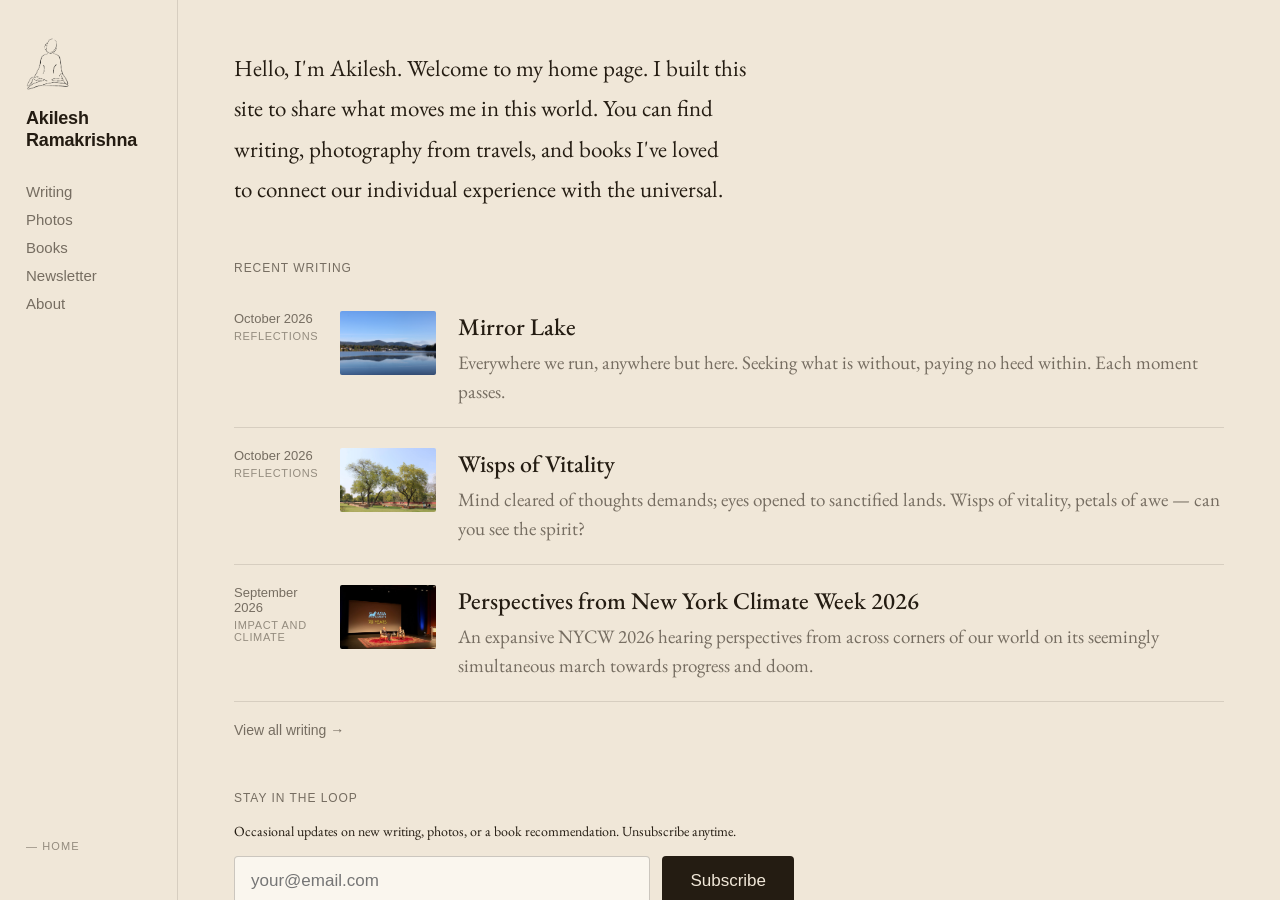
<file: index.html>
<!DOCTYPE html>
<html lang="en">
<head>
  <meta charset="UTF-8">
  <meta name="viewport" content="width=device-width, initial-scale=1.0">
  <title>Akilesh Ramakrishna</title>
  <meta name="description" content="Personal site of Akilesh Ramakrishna — writing, photography, and books.">
  <link rel="preconnect" href="https://fonts.googleapis.com">
  <link rel="preconnect" href="https://fonts.gstatic.com" crossorigin>
  <link href="https://fonts.googleapis.com/css2?family=EB+Garamond:ital,wght@0,400;0,500;1,400&display=swap" rel="stylesheet">
  <link rel="stylesheet" href="styles.css">
</head>
<body>

  <aside class="sidebar">
    <a class="sidebar__name" href="index.html"><img class="sidebar__logo" src="sketch_transparent.png" alt="">Akilesh Ramakrishna</a>
    <nav class="sidebar__nav">
      <a href="writing.html">Writing</a>
      <a href="photos.html">Photos</a>
      <a href="books.html">Books</a>
      <a href="newsletter.html">Newsletter</a>
      <a href="about.html">About</a>
    </nav>
    <div class="sidebar__bottom">
      <div class="sidebar__label">— home</div>
    </div>
  </aside>

  <main class="main">
    <div class="main__inner">

      <!-- Intro -->
      <p class="home-intro">Hello, I'm Akilesh. Welcome to my home page. I built this site to share what moves me in this world. You can find writing, photography from travels, and books I've loved to connect our individual experience with the universal.</p>

      <!-- Recent writing -->
      <div class="section-block">
        <div class="section-label">Recent Writing</div>
        <div id="recent"></div>
        <a class="view-all" href="writing.html">View all writing →</a>
      </div>

      <!-- Newsletter signup -->
      <div class="section-block">
        <div class="section-label">Stay in the Loop</div>
        <p class="lead" style="font-size:14px; margin-bottom:14px;">Occasional updates on new writing, photos, or a book recommendation. Unsubscribe anytime.</p>

        <!-- ============================================================
             MAILERLITE INTEGRATION (see newsletter.html for details).
             Posts to MailerLite's subscribe endpoint; email field must be
             name="fields[email]". Submits in-page via the script below.
             ============================================================ -->
        <form class="nl-form" action="https://assets.mailerlite.com/jsonp/2413271/forms/189576672859653472/subscribe" method="post" target="_blank">
          <input type="email" name="fields[email]" placeholder="your@email.com" required>
          <input type="hidden" name="ml-submit" value="1">
          <input type="hidden" name="anticsrf" value="true">
          <button type="submit">Subscribe</button>
        </form>
      </div>

      <div class="footer">© 2026 Akilesh Ramakrishna. All rights reserved.</div>

    </div>
  </main>

  <script>
    /* Most recent articles (keep in sync with writing.html). */
    const ARTICLES = [
      { title: 'Mirror Lake', date: 'October 2026', cat: 'reflections', href: 'here-now.html',
        excerpt: "Everywhere we run, anywhere but here. Seeking what is without, paying no heed within. Each moment passes.", cover: 'here-now.jpg' },
      { title: 'Wisps of Vitality', date: 'October 2026', cat: 'reflections', href: 'wisps-of-vitality.html',
        excerpt: "Mind cleared of thoughts demands; eyes opened to sanctified lands. Wisps of vitality, petals of awe — can you see the spirit?", cover: 'wisps-vitality.jpg' },
      { title: 'Perspectives from New York Climate Week 2026', date: 'September 2026', cat: 'climate', href: 'climate-week-nyc-2026.html',
        excerpt: "An expansive NYCW 2026 hearing perspectives from across corners of our world on its seemingly simultaneous march towards progress and doom.", cover: 'climate-asia-society.jpg' },
      { title: 'Eternal Eyes', date: 'August 2026', cat: 'reflections', href: 'eternal-eyes.html',
        excerpt: "When we look upon with eyes of reverence, He's revealed in the details. Whispers embedded in sands of time.", cover: 'golden-temple-night.jpg' },
      { title: 'Eldred Beacon', date: 'August 2026', cat: 'reflections', href: 'eldred-beacon.html',
        excerpt: "As if destiny and fate collided — and here you are. An infinitesimal grain. To begin from within while the world chases without.", cover: 'lighthouse.jpg' },
      { title: 'On Journaling', date: 'May 2026', cat: 'reflections', href: 'on-journaling.html',
        excerpt: "The practical purpose of journaling is to capture the thoughts and emotions of our day. The ethical purpose to reflect on how the events have moved us and formed our thinking.", cover: null },
    ];
    const CAT_LABEL = { reflections: 'Reflections', photos: 'Photos', climate: 'Impact and Climate', other: 'Other Posts' };
    const esc = s => String(s).replace(/[&<>"]/g, c => ({ '&':'&amp;','<':'&lt;','>':'&gt;','"':'&quot;' }[c]));

    document.getElementById('recent').innerHTML = ARTICLES.slice(0, 3).map(a => `
      <article class="article">
        <div class="article__meta">
          <div class="article__date">${esc(a.date)}</div>
          <div class="article__cat">${esc(CAT_LABEL[a.cat] || '')}</div>
        </div>
        ${a.cover ? `<img class="article__thumb" src="${esc(a.cover)}" alt="">` : ''}
        <div class="article__body">
          <a class="article__title" href="${esc(a.href)}">${esc(a.title)}</a>
          <div class="article__excerpt">${esc(a.excerpt)}</div>
        </div>
      </article>`).join('');

    // In-page MailerLite submit
    document.querySelectorAll('.nl-form').forEach(function (form) {
      form.addEventListener('submit', function (e) {
        e.preventDefault();
        var btn = form.querySelector('button[type="submit"]');
        if (btn) { btn.disabled = true; btn.textContent = 'Subscribing…'; }
        fetch(form.action, { method: 'POST', body: new URLSearchParams(new FormData(form)) })
          .catch(function () {})
          .finally(function () {
            form.outerHTML = '<p class="nl-thanks">Thanks for subscribing!<span>You\'re on the list — I\'ll be in touch.</span></p>';
          });
      });
    });
  </script>
</body>
</html>
</file>
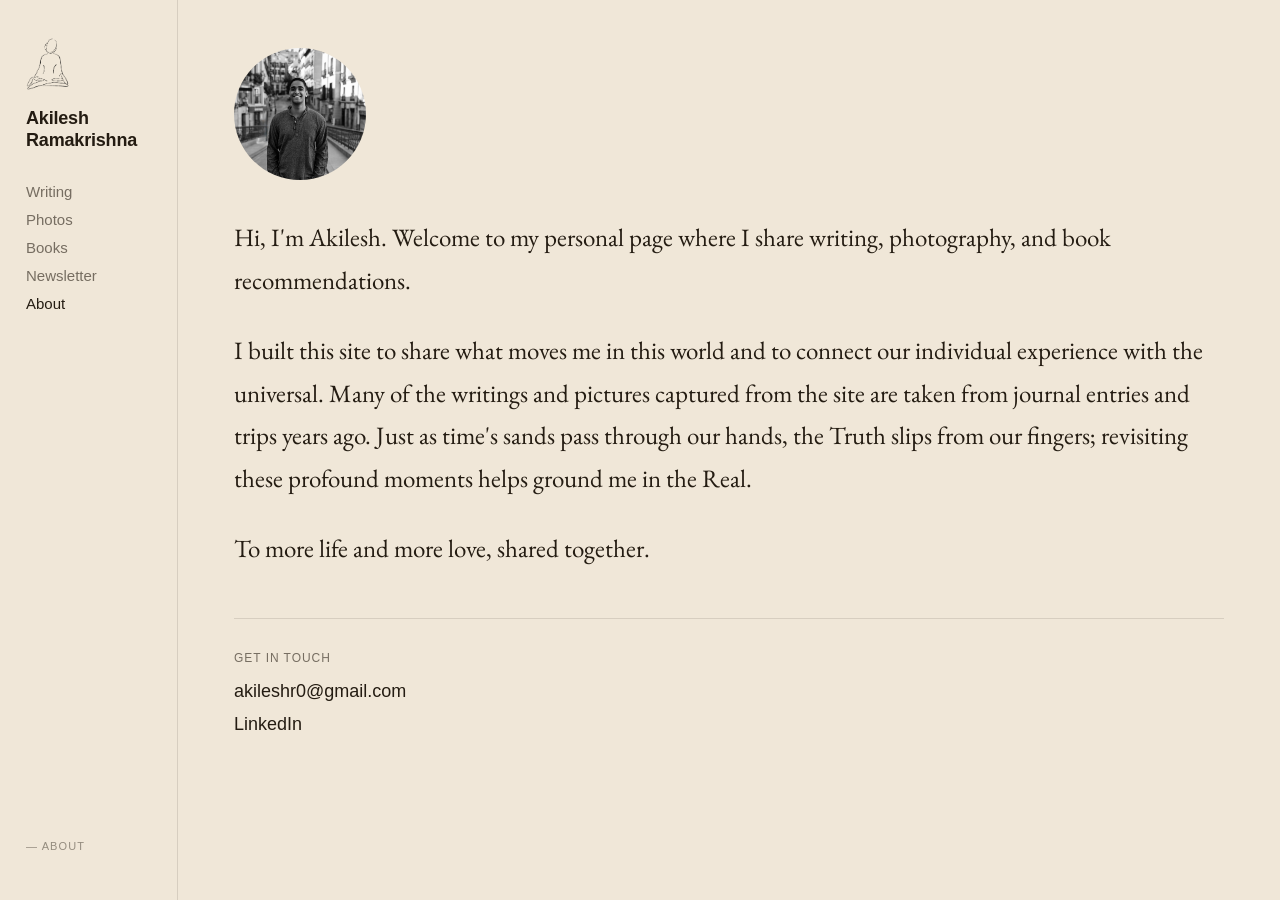
<file: about.html>
<!DOCTYPE html>
<html lang="en">
<head>
  <meta charset="UTF-8">
  <meta name="viewport" content="width=device-width, initial-scale=1.0">
  <title>About — Akilesh Ramakrishna</title>
  <meta name="description" content="About Akilesh Ramakrishna.">
  <link rel="preconnect" href="https://fonts.googleapis.com">
  <link rel="preconnect" href="https://fonts.gstatic.com" crossorigin>
  <link href="https://fonts.googleapis.com/css2?family=EB+Garamond:ital,wght@0,400;0,500;1,400&display=swap" rel="stylesheet">
  <link rel="stylesheet" href="styles.css">
</head>
<body>

  <aside class="sidebar">
    <a class="sidebar__name" href="index.html"><img class="sidebar__logo" src="sketch_transparent.png" alt="">Akilesh Ramakrishna</a>
    <nav class="sidebar__nav">
      <a href="writing.html">Writing</a>
      <a href="photos.html">Photos</a>
      <a href="books.html">Books</a>
      <a href="newsletter.html">Newsletter</a>
      <a href="about.html" class="active">About</a>
    </nav>
    <div class="sidebar__bottom">
      <div class="sidebar__label">— about</div>
    </div>
  </aside>

  <main class="main">
    <div class="main__inner">
      <img class="about-photo" src="headshot.jpg" alt="Akilesh Ramakrishna">

      <div class="about-prose">
        <p>Hi, I'm Akilesh. Welcome to my personal page where I share writing, photography, and book recommendations.</p>
        <p>I built this site to share what moves me in this world and to connect our individual experience with the universal. Many of the writings and pictures captured from the site are taken from journal entries and trips years ago. Just as time's sands pass through our hands, the Truth slips from our fingers; revisiting these profound moments helps ground me in the Real.</p>
        <p>To more life and more love, shared together.</p>
      </div>

      <div class="contact">
        <div class="section-label">Get in Touch</div>
        <a href="mailto:akileshr0@gmail.com">akileshr0@gmail.com</a>
        <a href="https://www.linkedin.com/in/akileshramak" target="_blank" rel="noopener">LinkedIn</a>
      </div>
    </div>
  </main>

</body>
</html>
</file>
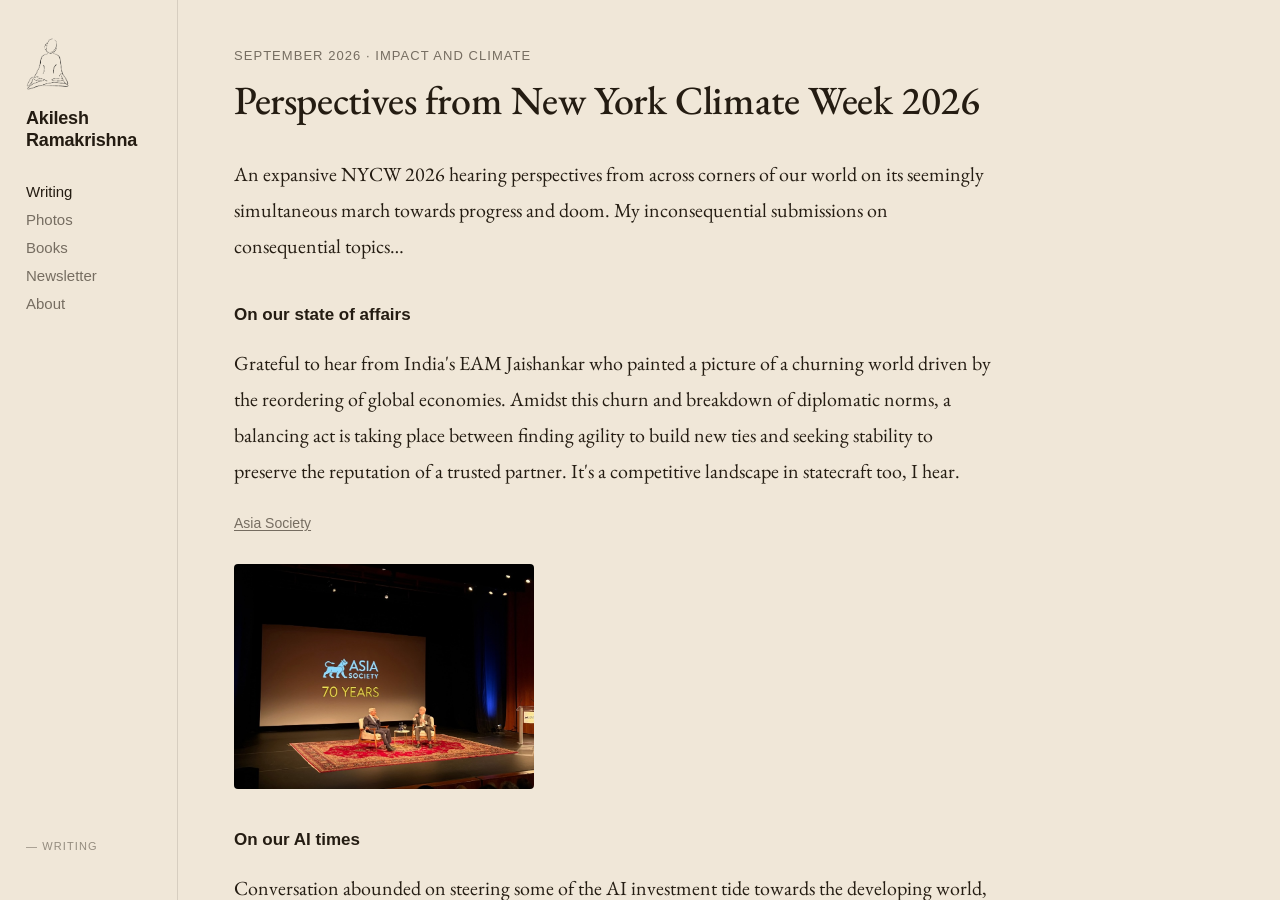
<file: climate-week-nyc-2026.html>
<!DOCTYPE html>
<html lang="en">
<head>
  <meta charset="UTF-8">
  <meta name="viewport" content="width=device-width, initial-scale=1.0">
  <title>Perspectives from New York Climate Week 2026 — Akilesh Ramakrishna</title>
  <meta name="description" content="Notes from New York Climate Week 2026 on statecraft, AI, and impact investing.">
  <link rel="preconnect" href="https://fonts.googleapis.com">
  <link rel="preconnect" href="https://fonts.gstatic.com" crossorigin>
  <link href="https://fonts.googleapis.com/css2?family=EB+Garamond:ital,wght@0,400;0,500;1,400&display=swap" rel="stylesheet">
  <link rel="stylesheet" href="styles.css">
</head>
<body>

  <aside class="sidebar">
    <a class="sidebar__name" href="index.html"><img class="sidebar__logo" src="sketch_transparent.png" alt="">Akilesh Ramakrishna</a>
    <nav class="sidebar__nav">
      <a href="writing.html" class="active">Writing</a>
      <a href="photos.html">Photos</a>
      <a href="books.html">Books</a>
      <a href="newsletter.html">Newsletter</a>
      <a href="about.html">About</a>
    </nav>
    <div class="sidebar__bottom">
      <div class="sidebar__label">— writing</div>
    </div>
  </aside>

  <main class="main">
    <article class="post">
      <div class="post__date">September 2026 · Impact and Climate</div>
      <h1 class="post__title">Perspectives from New York Climate Week 2026</h1>
      <div class="post__body">
        <p>An expansive NYCW 2026 hearing perspectives from across corners of our world on its seemingly simultaneous march towards progress and doom. My inconsequential submissions on consequential topics…</p>

        <h2>On our state of affairs</h2>
        <p>Grateful to hear from India's EAM Jaishankar who painted a picture of a churning world driven by the reordering of global economies. Amidst this churn and breakdown of diplomatic norms, a balancing act is taking place between finding agility to build new ties and seeking stability to preserve the reputation of a trusted partner. It's a competitive landscape in statecraft too, I hear.</p>
        <div class="post__mentions"><a href="https://www.linkedin.com/company/asia-society/" target="_blank" rel="noopener">Asia Society</a></div>
        <figure class="post__shot"><img src="climate-asia-society.jpg" alt="EAM S. Jaishankar in conversation on stage at Asia Society's 70 Years event, New York Climate Week 2026"></figure>

        <h2>On our AI times</h2>
        <p>Conversation abounded on steering some of the AI investment tide towards the developing world, where optimism for AI is highest. Silicon Valley companies are paying Bay Area denizens to wear head-mounted cameras to collect data on potential humanoid tasks… Meanwhile, the question of who will build AI use cases for the Global South, for its informal economy, for its farmers and laborers and raise potential is imperative and filled with opportunity.</p>
        <div class="post__mentions"><a href="https://www.linkedin.com/company/institute-for-human-flourishing-india/" target="_blank" rel="noopener">Institute for Human Flourishing</a> · <a href="https://www.linkedin.com/in/urvashi-aneja-088b17143/" target="_blank" rel="noopener">Urvashi Aneja</a></div>
        <figure class="post__shot"><img src="climate-ai-panel.jpg" alt="Panel on AI and the developing world at The Rockefeller Foundation, New York Climate Week 2026"></figure>

        <h2>On impact investing</h2>
        <p><a href="https://www.linkedin.com/in/audrey-selian/" target="_blank" rel="noopener">Audrey Selian</a>, our sincere gratitude to you, led an insightful conversation with <a href="https://www.linkedin.com/in/vineet-rai-536160/" target="_blank" rel="noopener">Vineet Rai</a> on the evolution of impact since his start in 2002. Thanks to <a href="https://www.linkedin.com/in/anandvankit/" target="_blank" rel="noopener">Ankit Anand</a> and <a href="https://www.linkedin.com/in/tarun-mehta-137457a9/" target="_blank" rel="noopener">Tarun Mehta</a> and the group of extraordinary entrepreneurs sharing their story of building tomorrow's technology at our event: <a href="https://www.linkedin.com/in/manujnair/" target="_blank" rel="noopener">Manu J. Nair</a>, <a href="https://www.linkedin.com/in/kiette-tucker-51b41510/" target="_blank" rel="noopener">Kiette Tucker</a>, <a href="https://www.linkedin.com/in/shubhankar-mihir-seth/" target="_blank" rel="noopener">Shubhankar Mihir Seth</a>, and <a href="https://www.linkedin.com/in/amarjot-singh-phd-b5269815/" target="_blank" rel="noopener">Amarjot Singh, PhD</a>.</p>
        <div class="post__shots">
          <img src="climate-impact-convo.jpg" alt="Audrey Selian in conversation with Vineet Rai at an impact investing session, New York Climate Week 2026">
          <img src="climate-deeptech-panel.jpg" alt="Deep Tech Panel of founders at New York Climate Week 2026, hosted by Aavishkaar Group and Riceberg Ventures">
        </div>
      </div>
      <a href="writing.html" class="post__back">← Back to Writing</a>
    </article>
  </main>

</body>
</html>
</file>
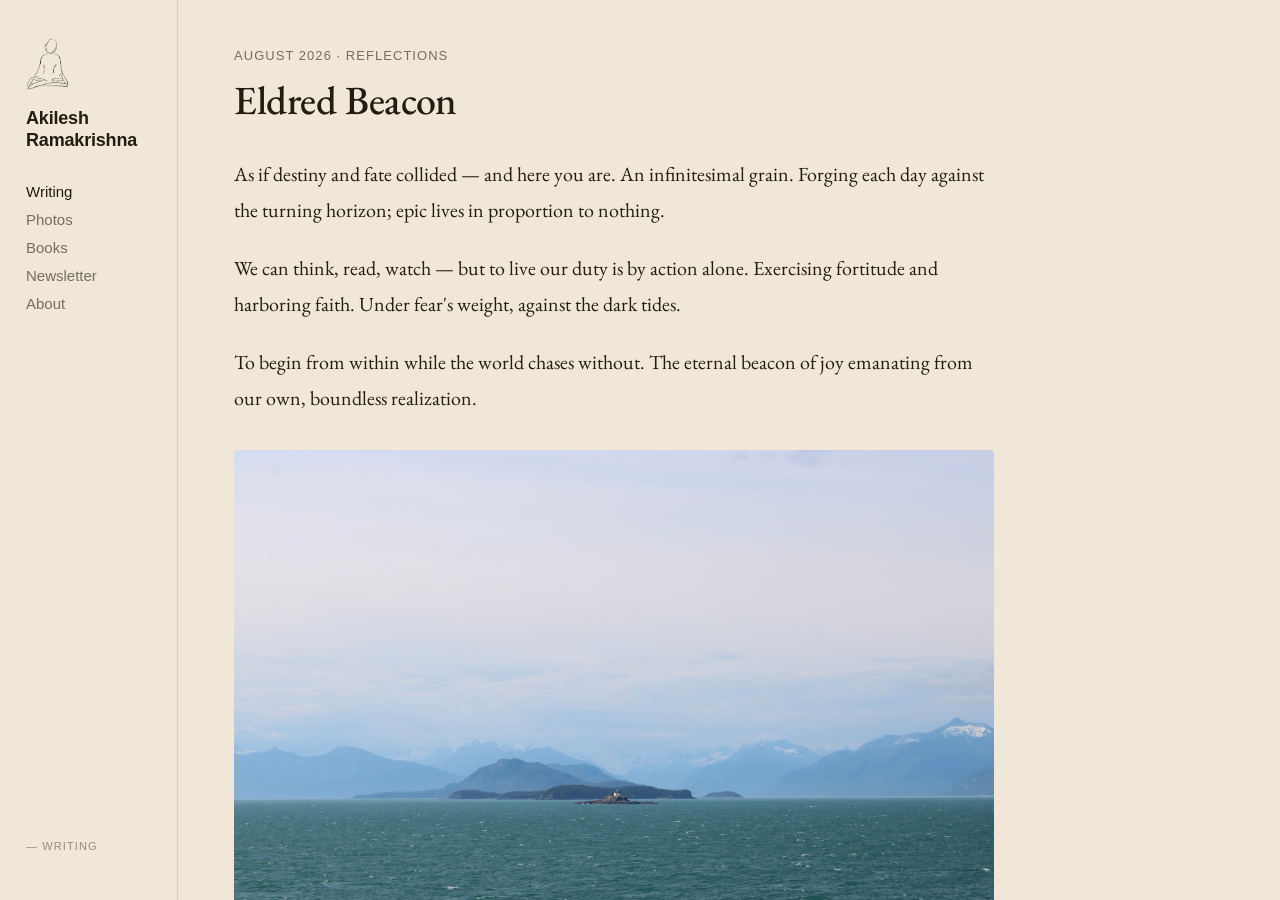
<file: eldred-beacon.html>
<!DOCTYPE html>
<html lang="en">
<head>
  <meta charset="UTF-8">
  <meta name="viewport" content="width=device-width, initial-scale=1.0">
  <title>Eldred Beacon — Akilesh Ramakrishna</title>
  <meta name="description" content="A reflection on destiny, duty, and the eternal beacon of joy within.">
  <link rel="preconnect" href="https://fonts.googleapis.com">
  <link rel="preconnect" href="https://fonts.gstatic.com" crossorigin>
  <link href="https://fonts.googleapis.com/css2?family=EB+Garamond:ital,wght@0,400;0,500;1,400&display=swap" rel="stylesheet">
  <link rel="stylesheet" href="styles.css">
</head>
<body>

  <aside class="sidebar">
    <a class="sidebar__name" href="index.html"><img class="sidebar__logo" src="sketch_transparent.png" alt="">Akilesh Ramakrishna</a>
    <nav class="sidebar__nav">
      <a href="writing.html" class="active">Writing</a>
      <a href="photos.html">Photos</a>
      <a href="books.html">Books</a>
      <a href="newsletter.html">Newsletter</a>
      <a href="about.html">About</a>
    </nav>
    <div class="sidebar__bottom">
      <div class="sidebar__label">— writing</div>
    </div>
  </aside>

  <main class="main">
    <article class="post">
      <div class="post__date">August 2026 · Reflections</div>
      <h1 class="post__title">Eldred Beacon</h1>
      <div class="post__body">
        <p>As if destiny and fate collided — and here you are. An infinitesimal grain. Forging each day against the turning horizon; epic lives in proportion to nothing.</p>

        <p>We can think, read, watch — but to live our duty is by action alone. Exercising fortitude and harboring faith. Under fear's weight, against the dark tides.</p>

        <p>To begin from within while the world chases without. The eternal beacon of joy emanating from our own, boundless realization.</p>

        <figure class="post__figure">
          <img src="lighthouse.jpg" alt="Eldred Rock Lighthouse on a rocky islet in Lynn Canal, Alaska, with mountains beyond">
          <figcaption>Eldred Rock Lighthouse, Lynn Canal, Alaska</figcaption>
        </figure>
      </div>
      <a href="writing.html" class="post__back">← Back to Writing</a>
    </article>
  </main>

</body>
</html>
</file>
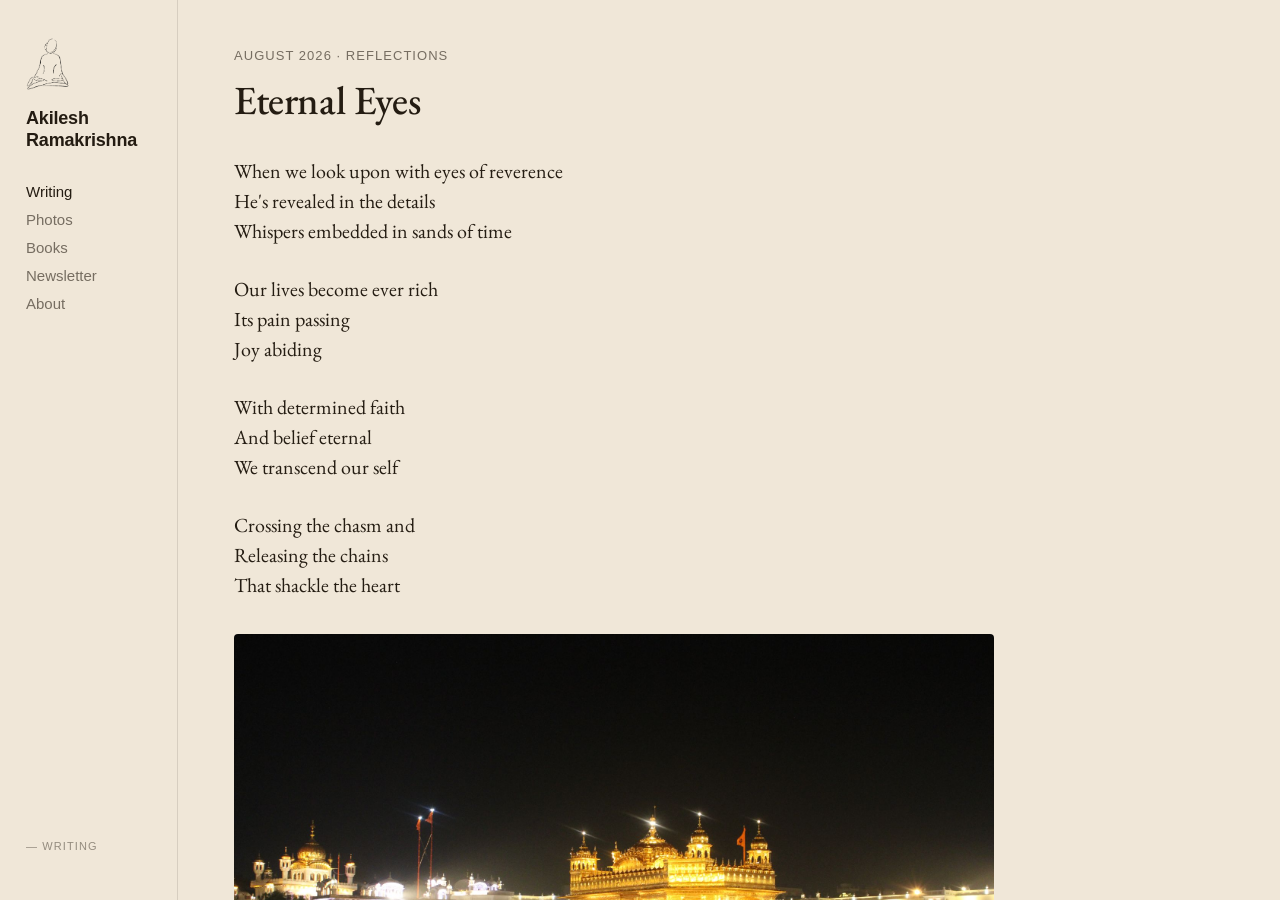
<file: eternal-eyes.html>
<!DOCTYPE html>
<html lang="en">
<head>
  <meta charset="UTF-8">
  <meta name="viewport" content="width=device-width, initial-scale=1.0">
  <title>Eternal Eyes — Akilesh Ramakrishna</title>
  <meta name="description" content="A reflection on reverence, faith, and transcending the self.">
  <link rel="preconnect" href="https://fonts.googleapis.com">
  <link rel="preconnect" href="https://fonts.gstatic.com" crossorigin>
  <link href="https://fonts.googleapis.com/css2?family=EB+Garamond:ital,wght@0,400;0,500;1,400&display=swap" rel="stylesheet">
  <link rel="stylesheet" href="styles.css">
</head>
<body>

  <aside class="sidebar">
    <a class="sidebar__name" href="index.html"><img class="sidebar__logo" src="sketch_transparent.png" alt="">Akilesh Ramakrishna</a>
    <nav class="sidebar__nav">
      <a href="writing.html" class="active">Writing</a>
      <a href="photos.html">Photos</a>
      <a href="books.html">Books</a>
      <a href="newsletter.html">Newsletter</a>
      <a href="about.html">About</a>
    </nav>
    <div class="sidebar__bottom">
      <div class="sidebar__label">— writing</div>
    </div>
  </aside>

  <main class="main">
    <article class="post">
      <div class="post__date">August 2026 · Reflections</div>
      <h1 class="post__title">Eternal Eyes</h1>
      <div class="post__body post__verse">
        <p>When we look upon with eyes of reverence<br>
        He's revealed in the details<br>
        Whispers embedded in sands of time</p>

        <p>Our lives become ever rich<br>
        Its pain passing<br>
        Joy abiding</p>

        <p>With determined faith<br>
        And belief eternal<br>
        We transcend our self</p>

        <p>Crossing the chasm and<br>
        Releasing the chains<br>
        That shackle the heart</p>

        <figure class="post__figure">
          <img src="golden-temple-night.jpg" alt="Harmandir Sahib, the Golden Temple, illuminated at night and reflected in the Amrit Sarovar, Amritsar">
          <img src="golden-temple-day.jpg" alt="Harmandir Sahib, the Golden Temple, by day beside the Amrit Sarovar, Amritsar">
          <figcaption>Harmandir Sahib, Amritsar</figcaption>
        </figure>
      </div>
      <a href="writing.html" class="post__back">← Back to Writing</a>
    </article>
  </main>

</body>
</html>
</file>
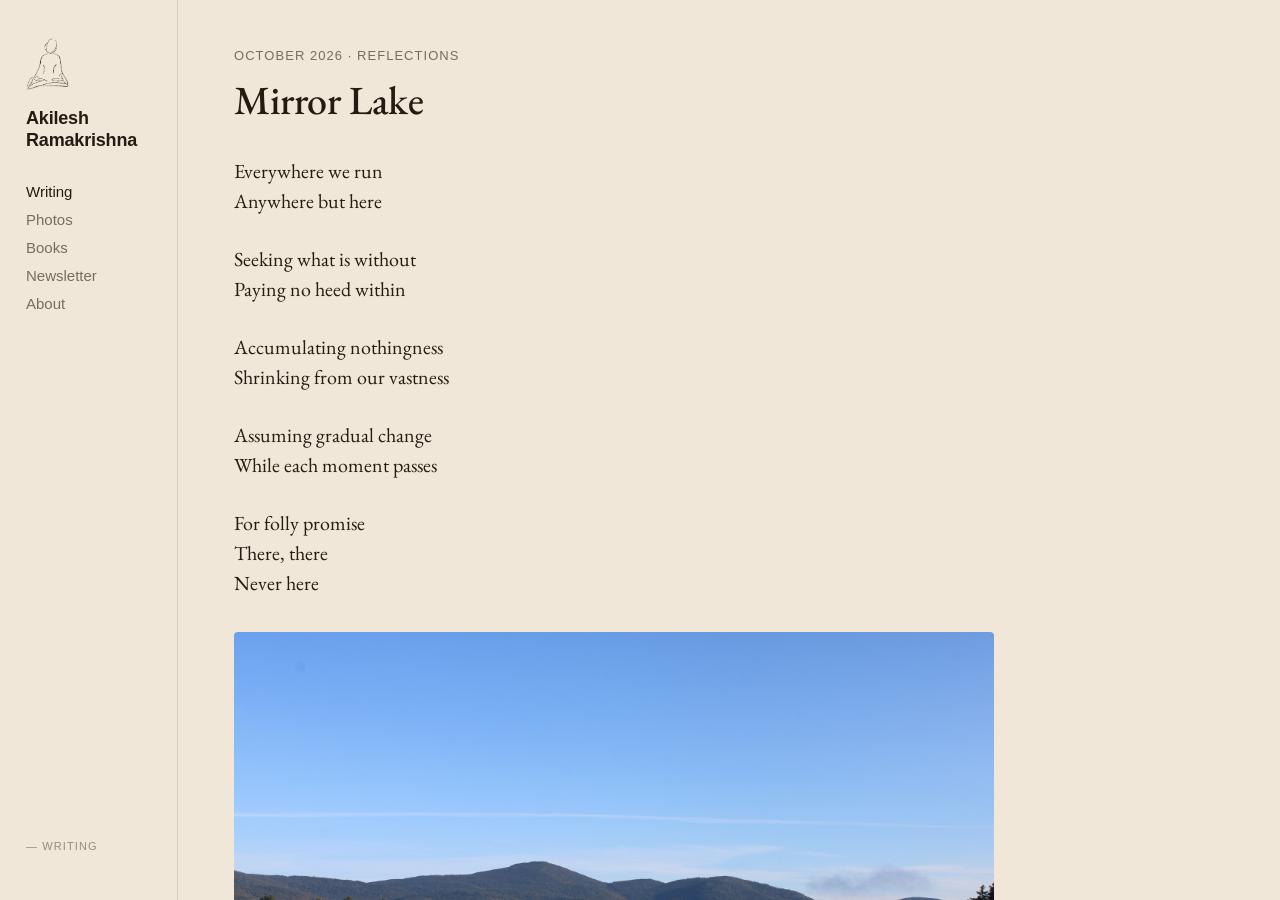
<file: here-now.html>
<!DOCTYPE html>
<html lang="en">
<head>
  <meta charset="UTF-8">
  <meta name="viewport" content="width=device-width, initial-scale=1.0">
  <title>Mirror Lake — Akilesh Ramakrishna</title>
  <meta name="description" content="A reflection on presence, and the restlessness that pulls us away from here.">
  <link rel="preconnect" href="https://fonts.googleapis.com">
  <link rel="preconnect" href="https://fonts.gstatic.com" crossorigin>
  <link href="https://fonts.googleapis.com/css2?family=EB+Garamond:ital,wght@0,400;0,500;1,400&display=swap" rel="stylesheet">
  <link rel="stylesheet" href="styles.css">
</head>
<body>

  <aside class="sidebar">
    <a class="sidebar__name" href="index.html"><img class="sidebar__logo" src="sketch_transparent.png" alt="">Akilesh Ramakrishna</a>
    <nav class="sidebar__nav">
      <a href="writing.html" class="active">Writing</a>
      <a href="photos.html">Photos</a>
      <a href="books.html">Books</a>
      <a href="newsletter.html">Newsletter</a>
      <a href="about.html">About</a>
    </nav>
    <div class="sidebar__bottom">
      <div class="sidebar__label">— writing</div>
    </div>
  </aside>

  <main class="main">
    <article class="post">
      <div class="post__date">October 2026 · Reflections</div>
      <h1 class="post__title">Mirror Lake</h1>
      <div class="post__body post__verse">
        <p>Everywhere we run<br>
        Anywhere but here</p>

        <p>Seeking what is without<br>
        Paying no heed within</p>

        <p>Accumulating nothingness<br>
        Shrinking from our vastness</p>

        <p>Assuming gradual change<br>
        While each moment passes</p>

        <p>For folly promise<br>
        There, there<br>
        Never here</p>

        <figure class="post__figure">
          <img src="here-now.jpg" alt="Still morning water reflecting mountains and a lakeside town at Mirror Lake, New York">
          <figcaption>Mirror Lake, New York</figcaption>
        </figure>
      </div>
      <a href="writing.html" class="post__back">← Back to Writing</a>
    </article>
  </main>

</body>
</html>
</file>
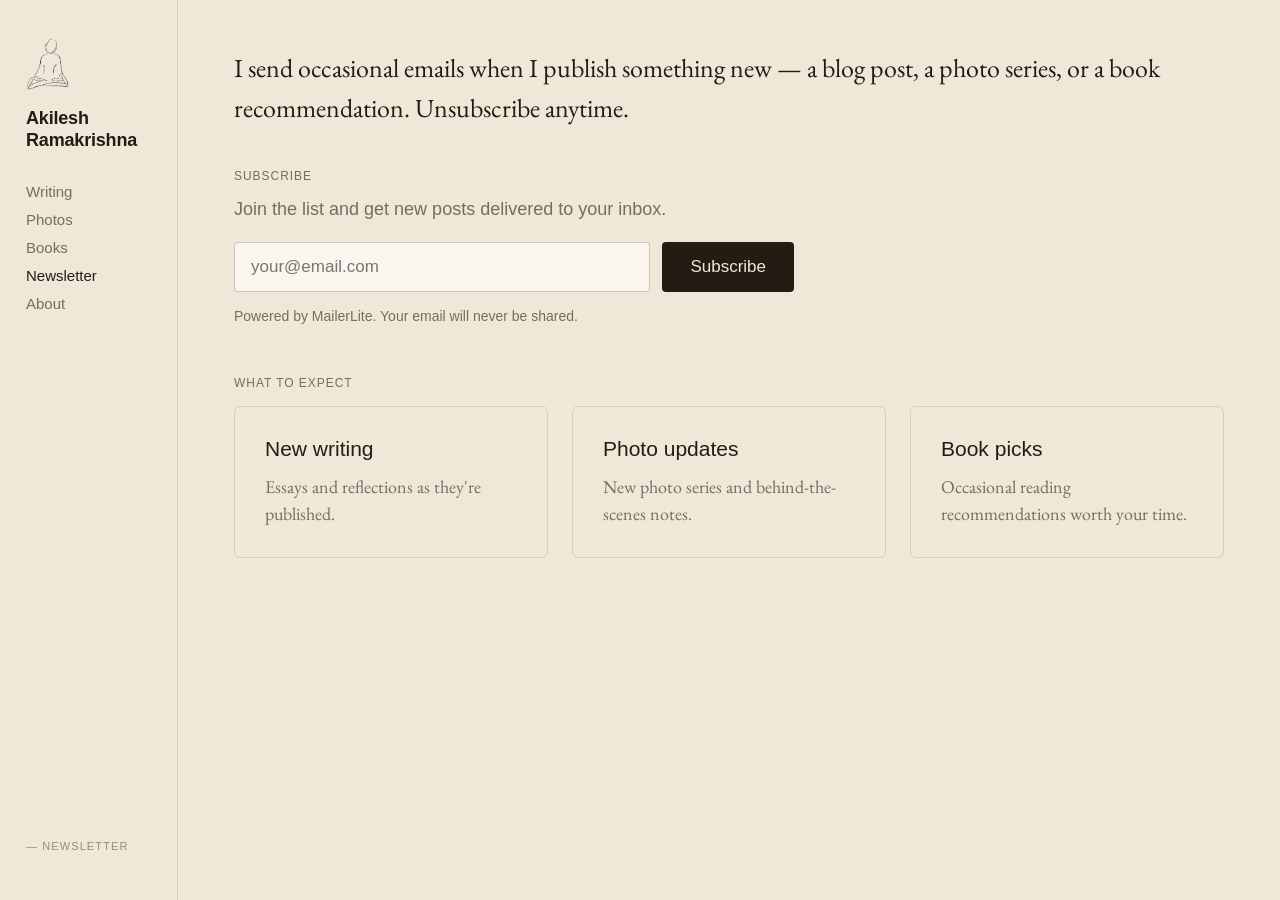
<file: newsletter.html>
<!DOCTYPE html>
<html lang="en">
<head>
  <meta charset="UTF-8">
  <meta name="viewport" content="width=device-width, initial-scale=1.0">
  <title>Newsletter — Akilesh Ramakrishna</title>
  <meta name="description" content="Subscribe to updates from Akilesh Ramakrishna.">
  <link rel="preconnect" href="https://fonts.googleapis.com">
  <link rel="preconnect" href="https://fonts.gstatic.com" crossorigin>
  <link href="https://fonts.googleapis.com/css2?family=EB+Garamond:ital,wght@0,400;0,500;1,400&display=swap" rel="stylesheet">
  <link rel="stylesheet" href="styles.css">
</head>
<body>

  <aside class="sidebar">
    <a class="sidebar__name" href="index.html"><img class="sidebar__logo" src="sketch_transparent.png" alt="">Akilesh Ramakrishna</a>
    <nav class="sidebar__nav">
      <a href="writing.html">Writing</a>
      <a href="photos.html">Photos</a>
      <a href="books.html">Books</a>
      <a href="newsletter.html" class="active">Newsletter</a>
      <a href="about.html">About</a>
    </nav>
    <div class="sidebar__bottom">
      <div class="sidebar__label">— newsletter</div>
    </div>
  </aside>

  <main class="main">
    <div class="main__inner">

      <p class="lead">I send occasional emails when I publish something new — a blog post, a photo series, or a book recommendation. Unsubscribe anytime.</p>

      <div class="section-block">
        <div class="section-label">Subscribe</div>
        <p class="nl-sub">Join the list and get new posts delivered to your inbox.</p>

        <!-- ============================================================
             MAILERLITE INTEGRATION
             The form posts to MailerLite's subscribe endpoint. The email
             input must be name="fields[email]"; the two hidden inputs
             (ml-submit, anticsrf) are required by MailerLite. Styling is
             local. To swap in a different MailerLite form, replace the
             form `action` URL (the account + form id) below.
             The script at the bottom submits in-page (no redirect) and
             shows a thank-you message on success.
             ============================================================ -->
        <form class="nl-form" id="nlForm"
              action="https://assets.mailerlite.com/jsonp/2413271/forms/189576672859653472/subscribe"
              method="post" target="_blank">
          <input type="email" name="fields[email]" placeholder="your@email.com" required>
          <input type="hidden" name="ml-submit" value="1">
          <input type="hidden" name="anticsrf" value="true">
          <button type="submit">Subscribe</button>
        </form>

        <p class="nl-fine">Powered by MailerLite. Your email will never be shared.</p>
      </div>

      <div class="section-block">
        <div class="section-label">What to Expect</div>
        <div class="card-3">
          <div class="info-card">
            <div class="info-card__title">New writing</div>
            <div class="info-card__desc">Essays and reflections as they're published.</div>
          </div>
          <div class="info-card">
            <div class="info-card__title">Photo updates</div>
            <div class="info-card__desc">New photo series and behind-the-scenes notes.</div>
          </div>
          <div class="info-card">
            <div class="info-card__title">Book picks</div>
            <div class="info-card__desc">Occasional reading recommendations worth your time.</div>
          </div>
        </div>
      </div>

    </div>
  </main>

  <script>
    // Submit the MailerLite form in-page so visitors stay on the site.
    document.querySelectorAll('.nl-form').forEach(function (form) {
      form.addEventListener('submit', function (e) {
        e.preventDefault();
        var btn = form.querySelector('button[type="submit"]');
        if (btn) { btn.disabled = true; btn.textContent = 'Subscribing…'; }
        fetch(form.action, { method: 'POST', body: new URLSearchParams(new FormData(form)) })
          .catch(function () {})
          .finally(function () {
            form.outerHTML = '<p class="nl-thanks">Thanks for subscribing!<span>You\'re on the list — I\'ll be in touch.</span></p>';
          });
      });
    });
  </script>
</body>
</html>
</file>
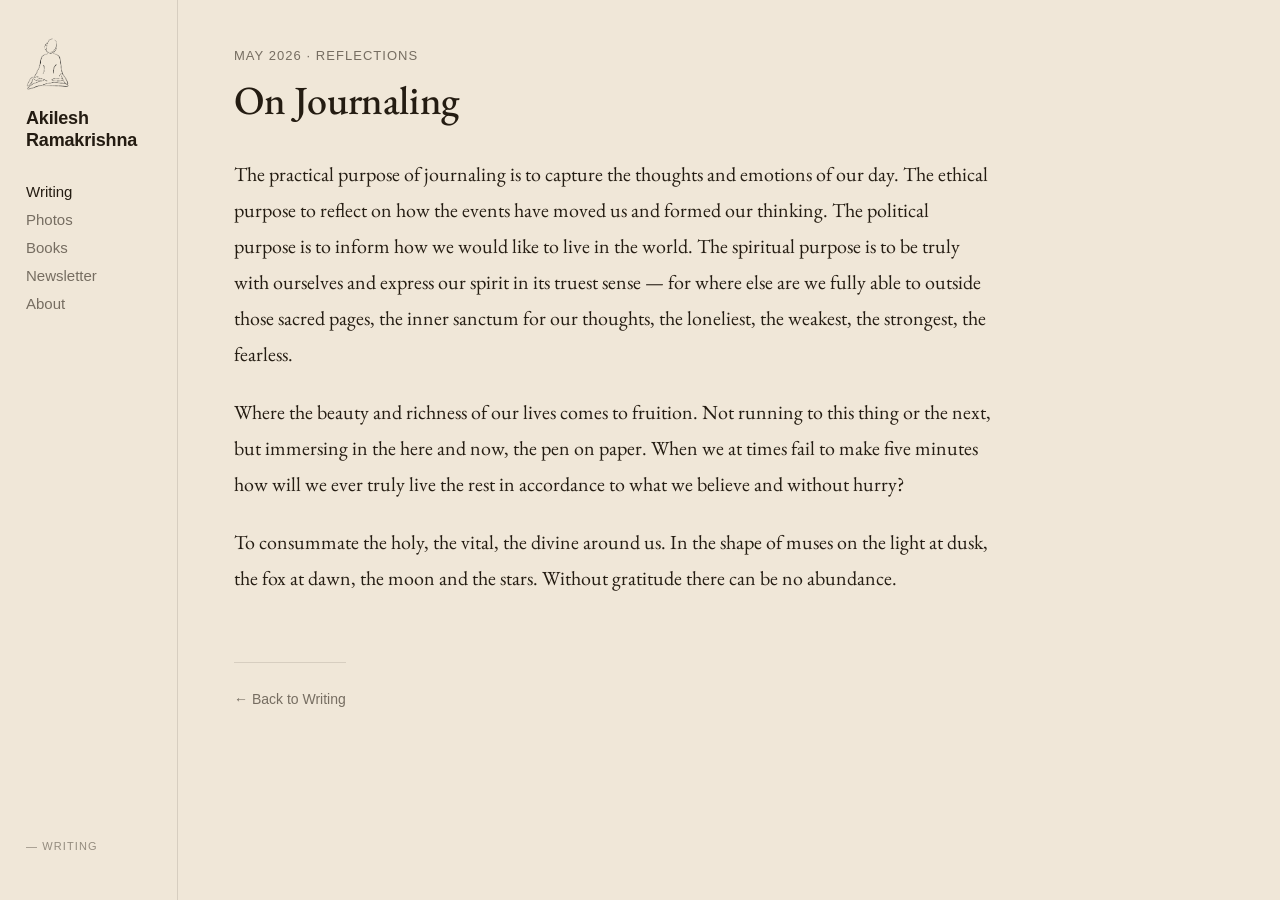
<file: on-journaling.html>
<!DOCTYPE html>
<html lang="en">
<head>
  <meta charset="UTF-8">
  <meta name="viewport" content="width=device-width, initial-scale=1.0">
  <title>On Journaling — Akilesh Ramakrishna</title>
  <meta name="description" content="Reflections on the purposes of journaling — practical, ethical, political, and spiritual.">
  <link rel="preconnect" href="https://fonts.googleapis.com">
  <link rel="preconnect" href="https://fonts.gstatic.com" crossorigin>
  <link href="https://fonts.googleapis.com/css2?family=EB+Garamond:ital,wght@0,400;0,500;1,400&display=swap" rel="stylesheet">
  <link rel="stylesheet" href="styles.css">
</head>
<body>

  <aside class="sidebar">
    <a class="sidebar__name" href="index.html"><img class="sidebar__logo" src="sketch_transparent.png" alt="">Akilesh Ramakrishna</a>
    <nav class="sidebar__nav">
      <a href="writing.html" class="active">Writing</a>
      <a href="photos.html">Photos</a>
      <a href="books.html">Books</a>
      <a href="newsletter.html">Newsletter</a>
      <a href="about.html">About</a>
    </nav>
    <div class="sidebar__bottom">
      <div class="sidebar__label">— writing</div>
    </div>
  </aside>

  <main class="main">
    <article class="post">
      <div class="post__date">May 2026 · Reflections</div>
      <h1 class="post__title">On Journaling</h1>
      <div class="post__body">
        <p>The practical purpose of journaling is to capture the thoughts and emotions of our day. The ethical purpose to reflect on how the events have moved us and formed our thinking. The political purpose is to inform how we would like to live in the world. The spiritual purpose is to be truly with ourselves and express our spirit in its truest sense — for where else are we fully able to outside those sacred pages, the inner sanctum for our thoughts, the loneliest, the weakest, the strongest, the fearless.</p>

        <p>Where the beauty and richness of our lives comes to fruition. Not running to this thing or the next, but immersing in the here and now, the pen on paper. When we at times fail to make five minutes how will we ever truly live the rest in accordance to what we believe and without hurry?</p>

        <p>To consummate the holy, the vital, the divine around us. In the shape of muses on the light at dusk, the fox at dawn, the moon and the stars. Without gratitude there can be no abundance.</p>
      </div>
      <a href="writing.html" class="post__back">← Back to Writing</a>
    </article>
  </main>

</body>
</html>
</file>
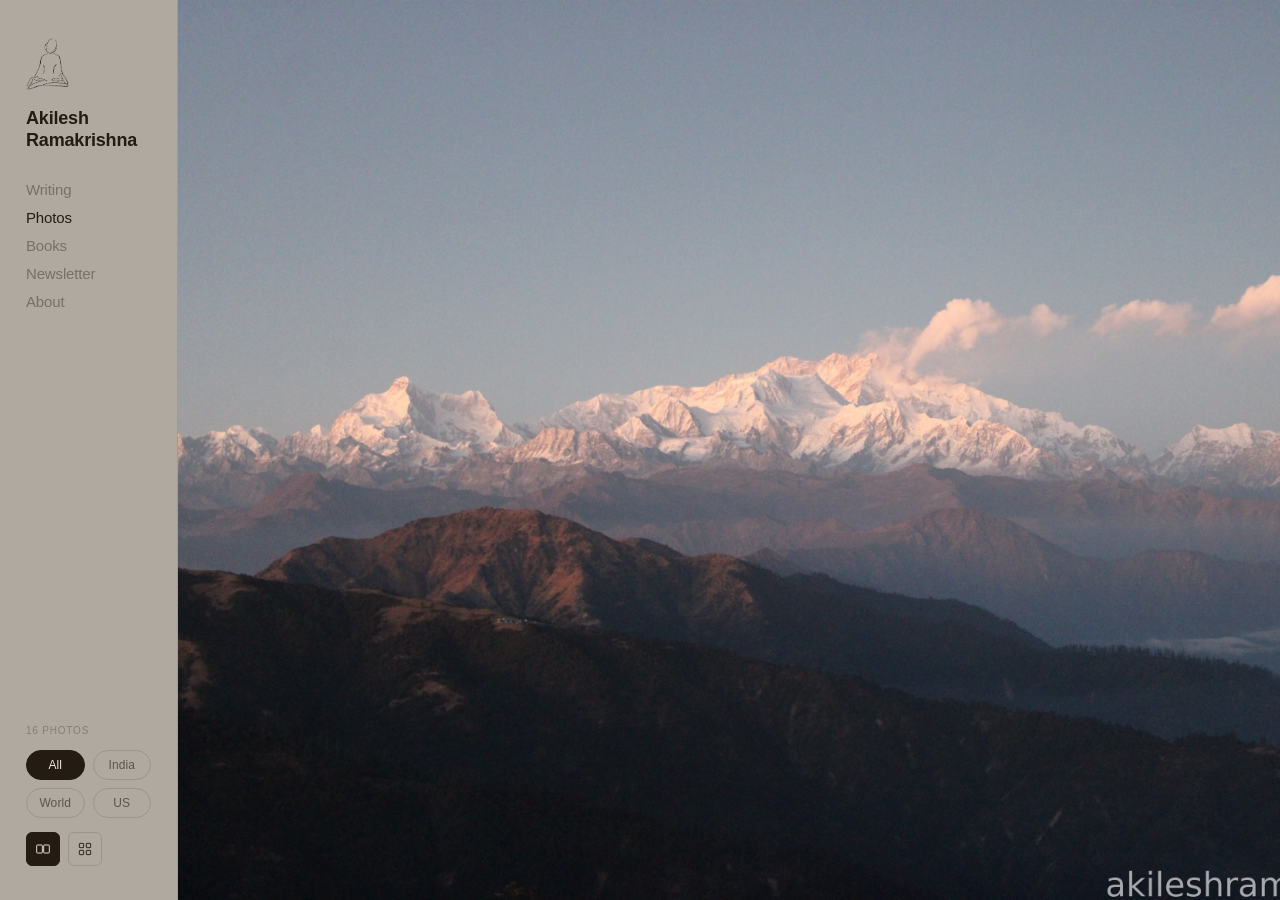
<file: photos.html>
<!DOCTYPE html>
<html lang="en">
<head>
  <meta charset="UTF-8">
  <meta name="viewport" content="width=device-width, initial-scale=1.0">
  <title>Photos — Akilesh Ramakrishna</title>
  <meta name="description" content="Photography by Akilesh Ramakrishna.">
  <style>
    /* ============================================================
       PHOTOS — full-screen immersive photography.
       Photos fill the entire viewport in one continuous horizontal
       strip (full height, natural width). A see-through banner is
       overlaid on the left holding all nav + controls. The first
       photo is shifted clear of the banner so they tile the screen;
       later photos pass behind the translucent banner as you scroll.
       Add a photo via the PHOTOS array below: { title, tag, src }
       tag = 'india' | 'world' | 'us'
       ============================================================ */

    :root {
      --photo-bg: #0d0d0d;
      --banner-w: 178px; /* fixed — consistent with the rest of the site */
      --font: -apple-system, BlinkMacSystemFont, 'Segoe UI', Roboto, Helvetica, Arial, sans-serif;
    }

    * { box-sizing: border-box; margin: 0; padding: 0; }
    html, body { height: 100%; }

    body {
      font-family: var(--font);
      background: var(--photo-bg);
      height: 100vh;
      overflow: hidden;
      -webkit-font-smoothing: antialiased;
    }

    /* ── Full-screen photo stage ──────────────────────────── */
    .pstage { position: fixed; inset: 0; z-index: 1; }

    .scroller {
      position: absolute;
      inset: 0;
      display: flex;
      align-items: stretch;
      overflow-x: auto;
      overflow-y: hidden;
      cursor: grab;
      scrollbar-width: none;
      -ms-overflow-style: none;
      background: var(--photo-bg);
    }
    .scroller::-webkit-scrollbar { display: none; }
    .scroller.is-dragging { cursor: grabbing; }
    .scroller.is-dragging .slide { pointer-events: none; }

    .slide { position: relative; flex: 0 0 auto; height: 100%; background: var(--photo-bg); }
    /* First photo is pushed clear of the banner so they tile the screen
       with no overlap; all later photos stay full-bleed and pass behind
       the translucent banner as you scroll. */
    .slide:first-child { margin-left: var(--banner-w); }
    /* Photo fills full height; width follows its natural aspect ratio,
       so the next photo sits flush against it — no background gap. */
    .slide img {
      height: 100%;
      width: auto;
      display: block;
      user-select: none;
      -webkit-user-drag: none;
    }

    /* Captions: hidden, revealed on hover OR while scrolling */
    .slide__meta {
      position: absolute;
      left: 0; right: 0; bottom: 0;
      padding: 5rem 1.75rem 1.5rem;
      color: #fff;
      background: linear-gradient(to top, rgba(0, 0, 0, 0.6), rgba(0, 0, 0, 0));
      opacity: 0;
      transition: opacity 0.35s ease;
      pointer-events: none;
    }
    .slide:hover .slide__meta,
    .scroller.show-meta .slide__meta { opacity: 1; }
    .slide__title { font-size: 0.95rem; font-weight: 600; letter-spacing: -0.01em; }
    .slide__region {
      font-size: 11px; letter-spacing: 0.08em; text-transform: uppercase;
      opacity: 0.8; margin-top: 0.2rem;
    }

    /* ── Grid view ────────────────────────────────────────── */
    .grid {
      position: absolute;
      inset: 0;
      display: none;          /* -> flex when active (see view rules) */
      flex-wrap: wrap;
      align-items: flex-start; /* don't stretch shorter items in a row */
      align-content: flex-start;
      gap: 20px;
      background: var(--photo-bg);
      overflow-y: auto;
      padding: 20px;
      padding-left: calc(var(--banner-w) + 20px);
      scrollbar-width: none;
    }
    .grid::-webkit-scrollbar { width: 0; }
    /* Two per row; flex items can never overlap. */
    .tile {
      position: relative;
      flex: 0 0 calc((100% - 20px) / 2);
      max-width: calc((100% - 20px) / 2);
      background: #000;
      overflow: hidden;
      cursor: pointer;
    }
    /* Show the whole photo, uncropped, at its natural ratio. */
    .tile img { display: block; width: 100%; height: auto; }
    .tile__title {
      position: absolute;
      left: 0; right: 0; bottom: 0;
      padding: 2.5rem 0.9rem 0.8rem;
      color: #fff;
      font-size: 0.8rem;
      font-weight: 600;
      background: linear-gradient(to top, rgba(0, 0, 0, 0.6), rgba(0, 0, 0, 0));
      opacity: 0;
      transition: opacity 0.25s ease;
    }
    .tile:hover .tile__title { opacity: 1; }

    body[data-view="grid"] .scroller { display: none; }
    body[data-view="grid"] .grid { display: flex; }

    /* ── Left sidebar (light — matches the rest of the site) ── */
    .vbanner {
      position: fixed;
      top: 0; left: 0; bottom: 0;
      width: var(--banner-w);
      z-index: 30;
      display: flex;
      flex-direction: column;
      padding: 34px 26px;
      color: #241c12;
      /* Translucent frosted panel — photos show through softly as they scroll behind it. */
      background: rgba(240, 231, 216, 0.72);
      -webkit-backdrop-filter: blur(14px) saturate(1.1);
      backdrop-filter: blur(14px) saturate(1.1);
      border-right: 0.5px solid rgba(36, 28, 18, 0.1);
    }

    .vb-logo { display: block; height: 60px; width: auto; margin-bottom: 14px; }
    .vb-title {
      font-family: var(--font);
      font-size: 18px;
      font-weight: 600;
      line-height: 1.2;
      letter-spacing: -0.01em;
      color: #241c12;
      text-decoration: none;
    }
    .vb-title:hover { color: rgba(36, 28, 18, 0.55); }

    .vb-nav {
      display: flex;
      flex-direction: column;
      gap: 11px;
      margin-top: 30px;
    }
    .vb-nav a {
      font-family: var(--font);
      font-size: 15px;
      font-weight: 400;
      letter-spacing: -0.01em;
      color: rgba(36, 28, 18, 0.4);
      text-decoration: none;
      transition: color 0.15s;
      width: max-content;
    }
    .vb-nav a:hover { color: #241c12; }
    .vb-nav a.is-active { color: #241c12; font-weight: 500; }

    .vb-controls { margin-top: auto; }

    .vb-count {
      font-family: var(--font);
      font-size: 10px;
      letter-spacing: 0.08em;
      text-transform: uppercase;
      color: rgba(36, 28, 18, 0.3);
      margin-bottom: 14px;
    }

    .pfilters {
      display: grid;
      grid-template-columns: repeat(2, 1fr);
      gap: 8px;
      margin-bottom: 14px;
    }
    .pill {
      appearance: none;
      background: transparent;
      border: 0.5px solid rgba(36, 28, 18, 0.15);
      color: rgba(36, 28, 18, 0.6);
      font-family: var(--font);
      font-size: 12px;
      letter-spacing: 0.01em;
      padding: 7px 0;
      text-align: center;
      border-radius: 999px;
      cursor: pointer;
      transition: color 0.15s, background 0.15s, border-color 0.15s;
    }
    .pill:hover { color: #241c12; border-color: rgba(36, 28, 18, 0.35); }
    .pill.is-active { color: #f0e7d8; background: #241c12; border-color: #241c12; }

    .pviews { display: flex; gap: 8px; }
    .vtoggle {
      display: inline-flex;
      align-items: center;
      justify-content: center;
      width: 34px; height: 34px;
      border: 0.5px solid rgba(36, 28, 18, 0.15);
      border-radius: 6px;
      background: transparent;
      color: #241c12;
      cursor: pointer;
      transition: color 0.15s, border-color 0.15s, background 0.15s;
    }
    .vtoggle svg { width: 16px; height: 16px; display: block; }
    .vtoggle:hover { border-color: rgba(36, 28, 18, 0.35); }
    .vtoggle.is-active { color: #f0e7d8; background: #241c12; border-color: #241c12; }

    /* Empty state */
    .pempty {
      position: absolute;
      inset: 0;
      display: none;
      align-items: center;
      justify-content: center;
      padding-left: var(--banner-w);
      color: rgba(255, 255, 255, 0.5);
      font-size: 0.85rem;
    }
    body.is-empty .scroller,
    body.is-empty .grid { display: none !important; }
    body.is-empty .pempty { display: flex; }

    @media (max-width: 700px) {
      :root { --banner-w: 150px; }
      .vbanner { padding: 1.5rem 1.1rem; }
      .vb-title { font-size: 0.95rem; }
      .vb-nav { margin-top: 1.5rem; gap: 0.4rem; }
      .vb-nav a { font-size: 0.85rem; }
      .pill { padding: 0.25rem 0.55rem; font-size: 0.7rem; }
      .tile { flex: 0 0 100%; max-width: 100%; }
    }
  </style>
</head>
<body data-view="scroll">

  <!-- Full-screen photos -->
  <div class="pstage">
    <div class="scroller" id="scroller"></div>
    <div class="grid" id="grid"></div>
    <div class="pempty" id="empty">No photos here yet.</div>
  </div>

  <!-- Overlaid banner: nav + controls -->
  <aside class="vbanner">
    <a class="vb-title" href="index.html"><img class="vb-logo" src="sketch_transparent.png" alt="">Akilesh<br>Ramakrishna</a>

    <nav class="vb-nav" aria-label="Site">
      <a href="writing.html">Writing</a>
      <a href="photos.html" class="is-active">Photos</a>
      <a href="books.html">Books</a>
      <a href="newsletter.html">Newsletter</a>
      <a href="about.html">About</a>
    </nav>

    <div class="vb-controls">
      <div class="vb-count" id="count">— photos</div>

      <div class="pfilters" id="filters" aria-label="Filter photos">
        <button class="pill is-active" data-tag="all">All</button>
        <button class="pill" data-tag="india">India</button>
        <button class="pill" data-tag="world">World</button>
        <button class="pill" data-tag="us">US</button>
      </div>

      <div class="pviews">
        <button class="vtoggle is-active" id="view-scroll" aria-label="Scroll view" title="Scroll view">
          <svg viewBox="0 0 24 24" fill="none" stroke="currentColor" stroke-width="1.4">
            <rect x="2.5" y="6" width="8.5" height="12" rx="1"></rect>
            <rect x="13" y="6" width="8.5" height="12" rx="1"></rect>
          </svg>
        </button>
        <button class="vtoggle" id="view-grid" aria-label="Grid view" title="Grid view">
          <svg viewBox="0 0 24 24" fill="none" stroke="currentColor" stroke-width="1.4">
            <rect x="3.5" y="3.5" width="6.5" height="6.5" rx="1"></rect>
            <rect x="14" y="3.5" width="6.5" height="6.5" rx="1"></rect>
            <rect x="3.5" y="14" width="6.5" height="6.5" rx="1"></rect>
            <rect x="14" y="14" width="6.5" height="6.5" rx="1"></rect>
          </svg>
        </button>
      </div>
    </div>
  </aside>

  <script>
    /* ============================================================
       ADD PHOTOS HERE — one object per photo.
       title : caption shown on hover / while scrolling
       tag   : 'india' | 'world' | 'us'
       src   : image path (relative to this file)
       Mix portrait & landscape freely — each renders full-height
       at its natural width, flush against its neighbours.
       ============================================================ */
    const PHOTOS = [
      { title: 'Sleeping Buddha, India/Nepal',    tag: 'india', src: 'marquee.jpg' },
      { title: 'Mountain road, Himalayas',        tag: 'india', src: 'photo-01.jpg' },
      { title: 'Pangong Lake, Ladakh',            tag: 'india', src: 'photo-07.jpg' },
      { title: 'Tea plantations, Munnar',         tag: 'india', src: 'photo-03.jpg' },
      { title: 'Jacaranda trees, tea hills',      tag: 'india', src: 'photo-04.jpg' },
      { title: 'Flower fields, Turtuk valley',    tag: 'india', src: 'photo-06.jpg' },
      { title: 'Peaks, Himalayan range',          tag: 'india', src: 'photo-02.jpg' },
      { title: 'Cloud-wrapped summit, Karakoram', tag: 'india', src: 'photo-05.jpg' },
      { title: 'Pangong shore, Ladakh',           tag: 'india', src: 'photo-08.jpg' },
      { title: 'Dharamshala',                     tag: 'india', src: 'photo-09.jpg' },
      { title: 'Eldred Rock Lighthouse, Alaska',  tag: 'us',    src: 'eldred-lighthouse.jpg' },
      { title: 'Harmandir Sahib at Night, Amritsar', tag: 'india', src: 'golden-temple-night.jpg' },
      { title: 'Harmandir Sahib, Amritsar',       tag: 'india', src: 'golden-temple-day.jpg' },
      { title: 'Humpback Whale, Sitka, Alaska',   tag: 'us',    src: 'sitka-whale.jpg' },
      { title: 'Sarnath, Uttar Pradesh',          tag: 'india', src: 'sarnath.jpg' },
      { title: 'Mirror Lake, New York',           tag: 'us',    src: 'mirror-lake.jpg' },
    ];

    const REGION_LABEL = { india: 'India', world: 'World', us: 'US' };

    const scroller = document.getElementById('scroller');
    const grid     = document.getElementById('grid');
    const countEl  = document.getElementById('count');
    const filters  = document.getElementById('filters');

    let activeTag = 'all';
    const visiblePhotos = () =>
      activeTag === 'all' ? PHOTOS : PHOTOS.filter(p => p.tag === activeTag);

    function render() {
      const list = visiblePhotos();

      scroller.innerHTML = list.map(p => `
        <figure class="slide">
          <img src="${p.src}" alt="${escapeAttr(p.title)}" draggable="false">
          <figcaption class="slide__meta">
            <div class="slide__title">${escapeHtml(p.title)}</div>
            <div class="slide__region">${REGION_LABEL[p.tag] || ''}</div>
          </figcaption>
        </figure>`).join('');

      grid.innerHTML = list.map(p => `
        <figure class="tile">
          <img src="${p.src}" alt="${escapeAttr(p.title)}">
          <figcaption class="tile__title">${escapeHtml(p.title)}</figcaption>
        </figure>`).join('');

      const n = list.length;
      const noun = n === 1 ? 'photo' : 'photos';
      countEl.textContent = activeTag === 'all'
        ? `${n} ${noun}`
        : `${n} ${noun} · ${REGION_LABEL[activeTag]}`;

      document.body.classList.toggle('is-empty', n === 0);
      scroller.scrollLeft = 0;
      grid.scrollTop = 0;
    }

    // ── Filters ──
    filters.addEventListener('click', (e) => {
      const btn = e.target.closest('.pill');
      if (!btn) return;
      activeTag = btn.dataset.tag;
      filters.querySelectorAll('.pill').forEach(b => b.classList.toggle('is-active', b === btn));
      render();
    });

    // ── View toggle ──
    const btnScroll = document.getElementById('view-scroll');
    const btnGrid   = document.getElementById('view-grid');
    function setView(view) {
      document.body.dataset.view = view;
      btnScroll.classList.toggle('is-active', view === 'scroll');
      btnGrid.classList.toggle('is-active', view === 'grid');
    }
    btnScroll.addEventListener('click', () => setView('scroll'));
    btnGrid.addEventListener('click', () => setView('grid'));

    // ── Click a grid thumbnail → open that photo in scroll mode ──
    grid.addEventListener('click', (e) => {
      const tile = e.target.closest('.tile');
      if (!tile) return;
      const index = Array.prototype.indexOf.call(grid.children, tile);
      setView('scroll');
      const slide = scroller.children[index];
      if (!slide) return;
      // Align the chosen photo's left edge to the banner's right edge.
      const bw = parseFloat(getComputedStyle(document.documentElement).getPropertyValue('--banner-w')) || 0;
      scroller.scrollLeft = Math.max(0, slide.offsetLeft - bw);
    });

    // ── Drag-to-scroll ──
    let isDown = false, startX = 0, startScroll = 0;
    scroller.addEventListener('mousedown', (e) => {
      isDown = true;
      startX = e.pageX;
      startScroll = scroller.scrollLeft;
      scroller.classList.add('is-dragging');
    });
    window.addEventListener('mouseup', () => {
      if (!isDown) return;
      isDown = false;
      scroller.classList.remove('is-dragging');
    });
    scroller.addEventListener('mousemove', (e) => {
      if (!isDown) return;
      e.preventDefault();
      scroller.scrollLeft = startScroll - (e.pageX - startX);
    });
    scroller.addEventListener('dragstart', (e) => e.preventDefault());

    // ── Vertical wheel → horizontal scroll ──
    scroller.addEventListener('wheel', (e) => {
      if (document.body.dataset.view !== 'scroll') return;
      if (Math.abs(e.deltaY) > Math.abs(e.deltaX)) {
        scroller.scrollLeft += e.deltaY;
        e.preventDefault();
      }
    }, { passive: false });

    // ── Reveal captions while scrolling, hide shortly after ──
    let metaTimer;
    scroller.addEventListener('scroll', () => {
      scroller.classList.add('show-meta');
      clearTimeout(metaTimer);
      metaTimer = setTimeout(() => scroller.classList.remove('show-meta'), 900);
    }, { passive: true });

    // ── Helpers ──
    const escapeHtml = s => s.replace(/[&<>]/g, c => ({ '&':'&amp;','<':'&lt;','>':'&gt;' }[c]));
    const escapeAttr = s => s.replace(/[&<>"]/g, c => ({ '&':'&amp;','<':'&lt;','>':'&gt;','"':'&quot;' }[c]));

    render();
  </script>
</body>
</html>
</file>
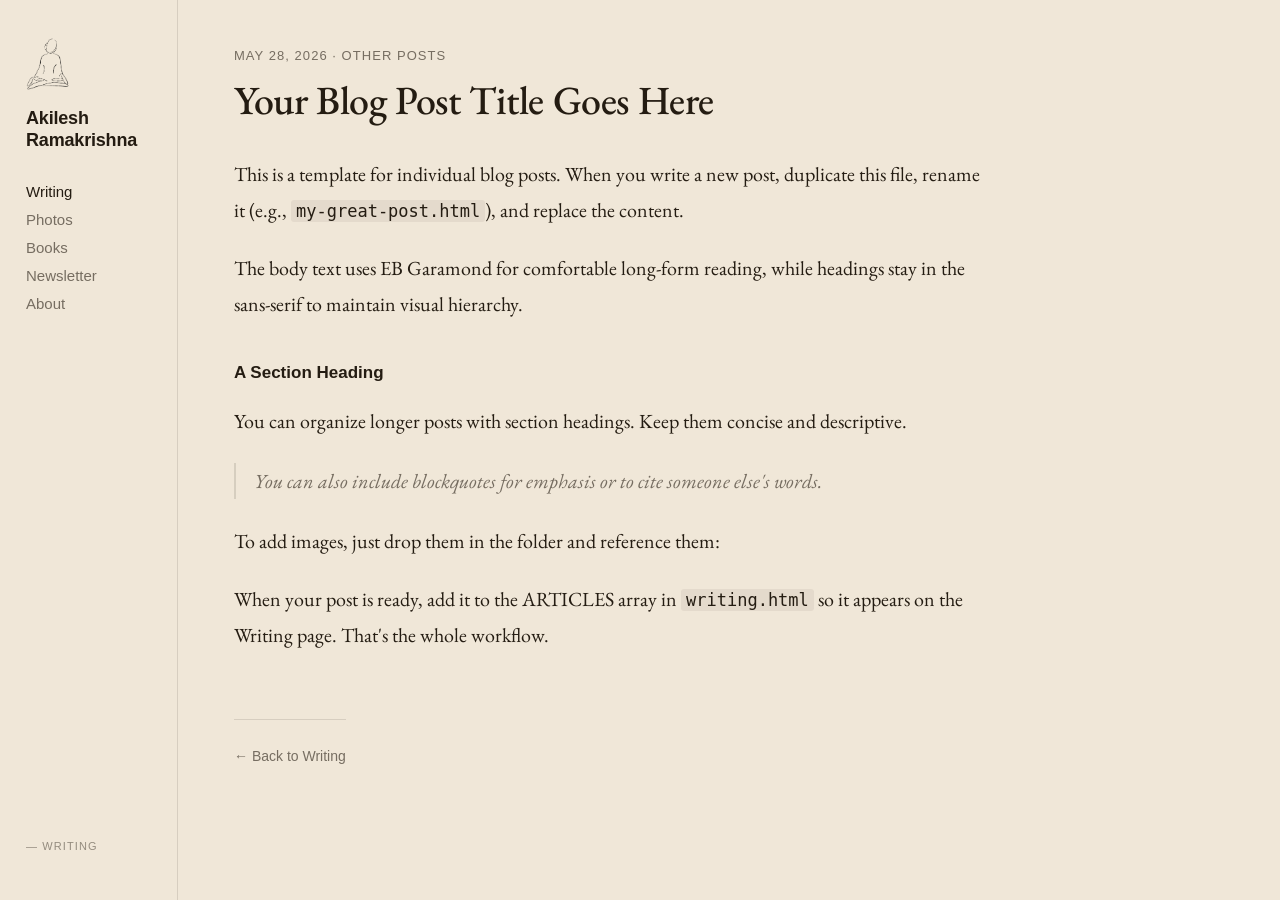
<file: post-template.html>
<!DOCTYPE html>
<html lang="en">
<head>
  <meta charset="UTF-8">
  <meta name="viewport" content="width=device-width, initial-scale=1.0">
  <title>Post Title — Akilesh Ramakrishna</title>
  <link rel="preconnect" href="https://fonts.googleapis.com">
  <link rel="preconnect" href="https://fonts.gstatic.com" crossorigin>
  <link href="https://fonts.googleapis.com/css2?family=EB+Garamond:ital,wght@0,400;0,500;1,400&display=swap" rel="stylesheet">
  <link rel="stylesheet" href="styles.css">
</head>
<!--
  ARTICLE TEMPLATE
  To publish a new post: duplicate this file, rename it (e.g. my-great-post.html),
  replace the date/title/body below, then add an entry to the ARTICLES array in
  writing.html (and optionally index.html) pointing to the new filename.
-->
<body>

  <aside class="sidebar">
    <a class="sidebar__name" href="index.html"><img class="sidebar__logo" src="sketch_transparent.png" alt="">Akilesh Ramakrishna</a>
    <nav class="sidebar__nav">
      <a href="writing.html" class="active">Writing</a>
      <a href="photos.html">Photos</a>
      <a href="books.html">Books</a>
      <a href="newsletter.html">Newsletter</a>
      <a href="about.html">About</a>
    </nav>
    <div class="sidebar__bottom">
      <div class="sidebar__label">— writing</div>
    </div>
  </aside>

  <main class="main">
    <article class="post">
      <div class="post__date">May 28, 2026 · Other Posts</div>
      <h1 class="post__title">Your Blog Post Title Goes Here</h1>
      <div class="post__body">
        <p>This is a template for individual blog posts. When you write a new post, duplicate this file, rename it (e.g., <code>my-great-post.html</code>), and replace the content.</p>

        <p>The body text uses EB Garamond for comfortable long-form reading, while headings stay in the sans-serif to maintain visual hierarchy.</p>

        <h2>A Section Heading</h2>

        <p>You can organize longer posts with section headings. Keep them concise and descriptive.</p>

        <blockquote>You can also include blockquotes for emphasis or to cite someone else's words.</blockquote>

        <p>To add images, just drop them in the folder and reference them:</p>
        <!-- <img src="your-image.jpg" alt="Description of the image"> -->

        <p>When your post is ready, add it to the ARTICLES array in <code>writing.html</code> so it appears on the Writing page. That's the whole workflow.</p>
      </div>
      <a href="writing.html" class="post__back">← Back to Writing</a>
    </article>
  </main>

</body>
</html>
</file>
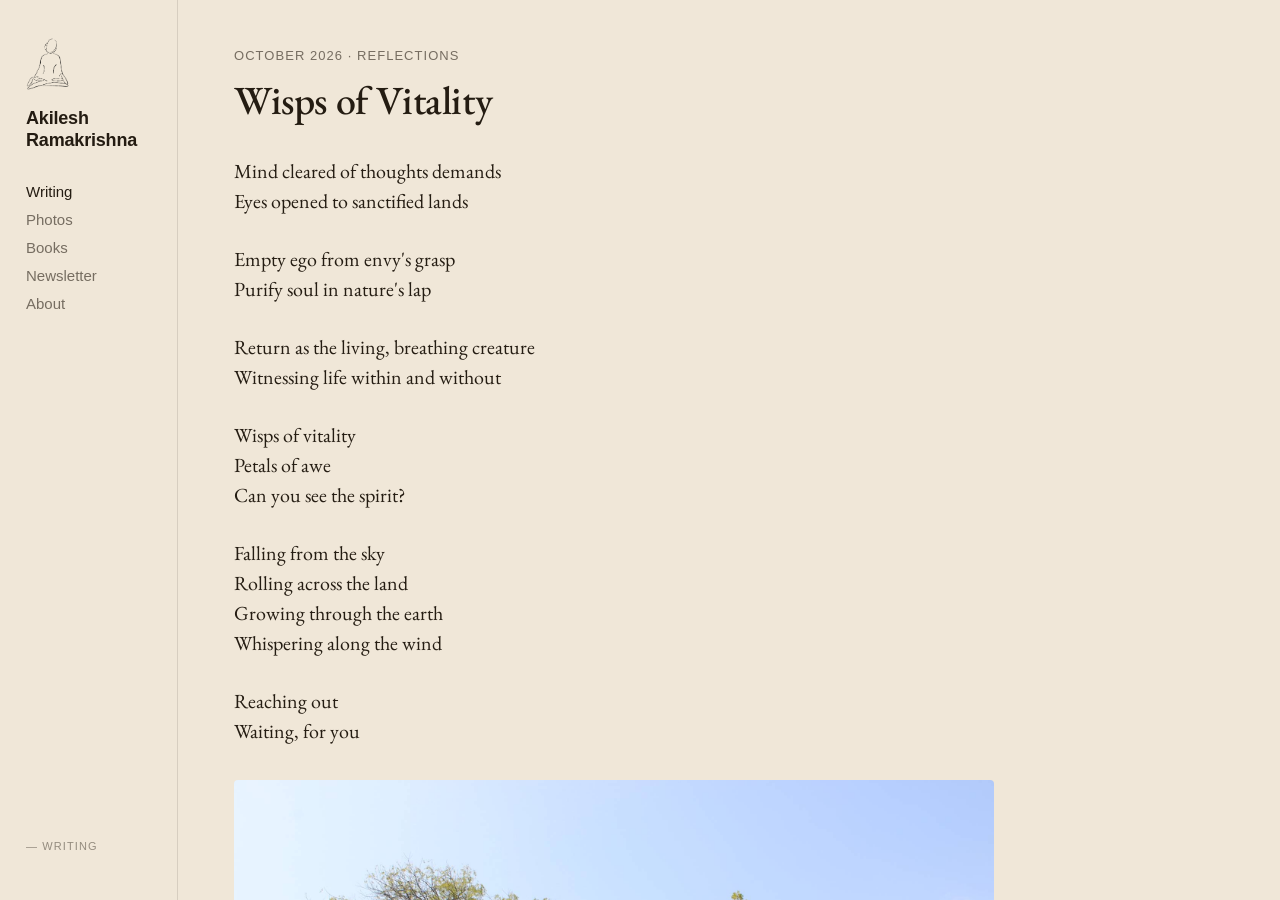
<file: wisps-of-vitality.html>
<!DOCTYPE html>
<html lang="en">
<head>
  <meta charset="UTF-8">
  <meta name="viewport" content="width=device-width, initial-scale=1.0">
  <title>Wisps of Vitality — Akilesh Ramakrishna</title>
  <meta name="description" content="A reflection on clearing the mind and witnessing the spirit in nature.">
  <link rel="preconnect" href="https://fonts.googleapis.com">
  <link rel="preconnect" href="https://fonts.gstatic.com" crossorigin>
  <link href="https://fonts.googleapis.com/css2?family=EB+Garamond:ital,wght@0,400;0,500;1,400&display=swap" rel="stylesheet">
  <link rel="stylesheet" href="styles.css">
</head>
<body>

  <aside class="sidebar">
    <a class="sidebar__name" href="index.html"><img class="sidebar__logo" src="sketch_transparent.png" alt="">Akilesh Ramakrishna</a>
    <nav class="sidebar__nav">
      <a href="writing.html" class="active">Writing</a>
      <a href="photos.html">Photos</a>
      <a href="books.html">Books</a>
      <a href="newsletter.html">Newsletter</a>
      <a href="about.html">About</a>
    </nav>
    <div class="sidebar__bottom">
      <div class="sidebar__label">— writing</div>
    </div>
  </aside>

  <main class="main">
    <article class="post">
      <div class="post__date">October 2026 · Reflections</div>
      <h1 class="post__title">Wisps of Vitality</h1>
      <div class="post__body post__verse">
        <p>Mind cleared of thoughts demands<br>
        Eyes opened to sanctified lands</p>

        <p>Empty ego from envy's grasp<br>
        Purify soul in nature's lap</p>

        <p>Return as the living, breathing creature<br>
        Witnessing life within and without</p>

        <p>Wisps of vitality<br>
        Petals of awe<br>
        Can you see the spirit?</p>

        <p>Falling from the sky<br>
        Rolling across the land<br>
        Growing through the earth<br>
        Whispering along the wind</p>

        <p>Reaching out<br>
        Waiting, for you</p>

        <figure class="post__figure">
          <img src="wisps-vitality.jpg" alt="Ancient brick ruins among tall trees in a quiet parkland under a clear sky, Sarnath">
          <figcaption>Sarnath, Uttar Pradesh</figcaption>
        </figure>
      </div>
      <a href="writing.html" class="post__back">← Back to Writing</a>
    </article>
  </main>

</body>
</html>
</file>
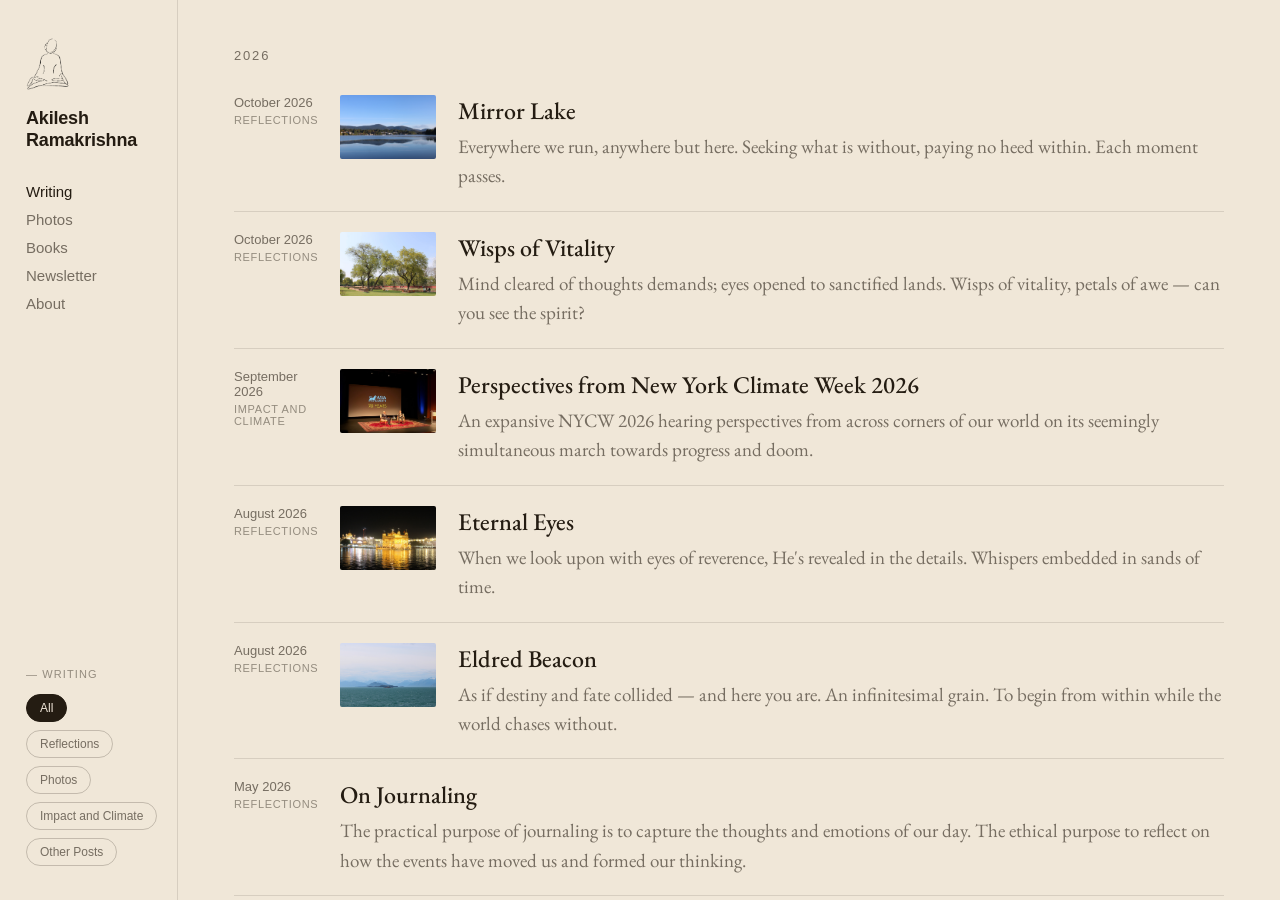
<file: writing.html>
<!DOCTYPE html>
<html lang="en">
<head>
  <meta charset="UTF-8">
  <meta name="viewport" content="width=device-width, initial-scale=1.0">
  <title>Writing — Akilesh Ramakrishna</title>
  <meta name="description" content="Essays and reflections by Akilesh Ramakrishna.">
  <link rel="preconnect" href="https://fonts.googleapis.com">
  <link rel="preconnect" href="https://fonts.gstatic.com" crossorigin>
  <link href="https://fonts.googleapis.com/css2?family=EB+Garamond:ital,wght@0,400;0,500;1,400&display=swap" rel="stylesheet">
  <link rel="stylesheet" href="styles.css">
</head>
<body>

  <aside class="sidebar">
    <a class="sidebar__name" href="index.html"><img class="sidebar__logo" src="sketch_transparent.png" alt="">Akilesh Ramakrishna</a>
    <nav class="sidebar__nav">
      <a href="writing.html" class="active">Writing</a>
      <a href="photos.html">Photos</a>
      <a href="books.html">Books</a>
      <a href="newsletter.html">Newsletter</a>
      <a href="about.html">About</a>
    </nav>
    <div class="sidebar__bottom">
      <div class="sidebar__label">— writing</div>
      <div class="sidebar__filters" id="filters">
        <button class="filter-link active" data-cat="all">All</button>
        <button class="filter-link" data-cat="reflections">Reflections</button>
        <button class="filter-link" data-cat="photos">Photos</button>
        <button class="filter-link" data-cat="climate">Impact and Climate</button>
        <button class="filter-link" data-cat="other">Other Posts</button>
      </div>
    </div>
  </aside>

  <main class="main">
    <div class="main__inner" id="articles"></div>
  </main>

  <script>
    /* ============================================================
       ADD ARTICLES HERE — newest first.
       cat: 'reflections' | 'photos' | 'climate' | 'other'
       cover: optional image path (shows a 72x48 thumbnail)
       ============================================================ */
    const ARTICLES = [
      {
        title: 'Mirror Lake',
        date: 'October 2026', year: 2026, cat: 'reflections',
        href: 'here-now.html',
        excerpt: "Everywhere we run, anywhere but here. Seeking what is without, paying no heed within. Each moment passes.",
        cover: 'here-now.jpg'
      },
      {
        title: 'Wisps of Vitality',
        date: 'October 2026', year: 2026, cat: 'reflections',
        href: 'wisps-of-vitality.html',
        excerpt: "Mind cleared of thoughts demands; eyes opened to sanctified lands. Wisps of vitality, petals of awe — can you see the spirit?",
        cover: 'wisps-vitality.jpg'
      },
      {
        title: 'Perspectives from New York Climate Week 2026',
        date: 'September 2026', year: 2026, cat: 'climate',
        href: 'climate-week-nyc-2026.html',
        excerpt: "An expansive NYCW 2026 hearing perspectives from across corners of our world on its seemingly simultaneous march towards progress and doom.",
        cover: 'climate-asia-society.jpg'
      },
      {
        title: 'Eternal Eyes',
        date: 'August 2026', year: 2026, cat: 'reflections',
        href: 'eternal-eyes.html',
        excerpt: "When we look upon with eyes of reverence, He's revealed in the details. Whispers embedded in sands of time.",
        cover: 'golden-temple-night.jpg'
      },
      {
        title: 'Eldred Beacon',
        date: 'August 2026', year: 2026, cat: 'reflections',
        href: 'eldred-beacon.html',
        excerpt: "As if destiny and fate collided — and here you are. An infinitesimal grain. To begin from within while the world chases without.",
        cover: 'lighthouse.jpg'
      },
      {
        title: 'On Journaling',
        date: 'May 2026', year: 2026, cat: 'reflections',
        href: 'on-journaling.html',
        excerpt: "The practical purpose of journaling is to capture the thoughts and emotions of our day. The ethical purpose to reflect on how the events have moved us and formed our thinking.",
        cover: null
      },
    ];

    const CAT_LABEL = { reflections: 'Reflections', photos: 'Photos', climate: 'Impact and Climate', other: 'Other Posts' };

    const wrap = document.getElementById('articles');
    const esc = s => String(s).replace(/[&<>"]/g, c => ({ '&':'&amp;','<':'&lt;','>':'&gt;','"':'&quot;' }[c]));

    function render() {
      const years = [...new Set(ARTICLES.map(a => a.year))].sort((a, b) => b - a);
      wrap.innerHTML = years.map(year => {
        const rows = ARTICLES.filter(a => a.year === year).map(a => `
          <article class="article" data-cat="${a.cat}">
            <div class="article__meta">
              <div class="article__date">${esc(a.date)}</div>
              <div class="article__cat">${esc(CAT_LABEL[a.cat] || '')}</div>
            </div>
            ${a.cover ? `<img class="article__thumb" src="${esc(a.cover)}" alt="">` : ''}
            <div class="article__body">
              <a class="article__title" href="${esc(a.href)}">${esc(a.title)}</a>
              <div class="article__excerpt">${esc(a.excerpt)}</div>
            </div>
          </article>`).join('');
        return `<div class="year-divider">${year}</div>${rows}`;
      }).join('');
    }

    // ── Filters (year labels always remain visible) ──
    const filters = document.getElementById('filters');
    filters.addEventListener('click', (e) => {
      const btn = e.target.closest('.filter-link');
      if (!btn) return;
      const cat = btn.dataset.cat;
      filters.querySelectorAll('.filter-link').forEach(b => b.classList.toggle('active', b === btn));
      wrap.querySelectorAll('.article').forEach(row => {
        row.style.display = (cat === 'all' || row.dataset.cat === cat) ? '' : 'none';
      });
    });

    render();
  </script>
</body>
</html>
</file>
<file: styles.css>
/* ============================================================
   Shared design system — Akilesh Ramakrishna
   Used by: index, writing, books, newsletter, about, articles
   (photos.html has its own self-contained styles)
   ============================================================ */

:root {
  --bg: #f0e7d8;            /* warm beige */
  --text: #241c12;          /* dark warm brown */
  --muted: rgba(36, 28, 18, 0.6);
  --muted-2: rgba(36, 28, 18, 0.45);
  --faint: rgba(36, 28, 18, 0.72);
  --border: rgba(36, 28, 18, 0.12);
  --line: rgba(36, 28, 18, 0.22);     /* pill / control borders */
  --sidebar-border: rgba(36, 28, 18, 0.12);
  --serif: 'EB Garamond', Georgia, 'Times New Roman', serif;
  --sans: -apple-system, BlinkMacSystemFont, 'Segoe UI', Roboto, sans-serif;
}

* { box-sizing: border-box; margin: 0; padding: 0; }

body {
  font-family: var(--sans);
  background: var(--bg);
  color: var(--text);
  display: flex;
  height: 100vh;
  overflow: hidden;
  -webkit-font-smoothing: antialiased;
  text-rendering: optimizeLegibility;
}

/* ── Sidebar ──────────────────────────────────────────────── */
.sidebar {
  width: 178px;
  flex: 0 0 178px;
  height: 100vh;
  padding: 34px 26px;
  border-right: 0.5px solid var(--sidebar-border);
  display: flex;
  flex-direction: column;
}
.sidebar__logo { display: block; height: 60px; width: auto; margin-bottom: 14px; }
.sidebar__name {
  font-family: var(--sans);
  font-size: 18px;
  font-weight: 600;
  color: var(--text);
  text-decoration: none;
  display: block;
  margin-bottom: 32px;
  letter-spacing: -0.01em;
  line-height: 1.2;
}
.sidebar__nav { display: flex; flex-direction: column; gap: 11px; }
.sidebar__nav a {
  font-family: var(--sans);
  font-size: 15px;
  color: var(--muted);
  text-decoration: none;
  transition: color 0.15s;
  width: max-content;
}
.sidebar__nav a:hover { color: var(--text); }
.sidebar__nav a.active { color: var(--text); font-weight: 500; }

.sidebar__bottom { margin-top: auto; }
.sidebar__label {
  font-family: var(--sans);
  font-size: 11px;
  text-transform: uppercase;
  letter-spacing: 0.1em;
  color: var(--muted-2);
  margin-bottom: 14px;
}

/* Filter pills (match the photos page toggle buttons) */
.sidebar__filters { display: flex; flex-direction: column; align-items: flex-start; gap: 8px; }
.filter-link {
  font-family: var(--sans);
  font-size: 12px;
  color: var(--muted);
  background: transparent;
  border: 0.5px solid var(--line);
  border-radius: 999px;
  padding: 6px 13px;
  cursor: pointer;
  width: max-content;
  transition: color 0.15s, background 0.15s, border-color 0.15s;
}
.filter-link:hover { color: var(--text); border-color: rgba(36, 28, 18, 0.4); }
.filter-link.active { color: var(--bg); background: var(--text); border-color: var(--text); }

/* ── Main content (left-justified, fills the page) ────────── */
.main {
  flex: 1;
  height: 100vh;
  overflow-y: auto;
  padding: 48px 56px;
}
.main__inner { max-width: none; }

.section-label {
  font-family: var(--sans);
  font-size: 12px;
  text-transform: uppercase;
  letter-spacing: 0.08em;
  color: var(--muted);
  margin-bottom: 16px;
}
.section-block { margin-bottom: 52px; }

/* ── Writing rows ─────────────────────────────────────────── */
.year-divider {
  font-family: var(--sans);
  font-size: 13px;
  text-transform: uppercase;
  letter-spacing: 0.14em;
  color: var(--muted);
  margin: 32px 0 12px;
}
.year-divider:first-child { margin-top: 0; }
.article {
  display: flex;
  gap: 22px;
  align-items: flex-start;
  padding: 20px 0;
  border-bottom: 0.5px solid var(--border);
}
.article__meta { flex: 0 0 84px; min-width: 84px; }
.article__date { font-family: var(--sans); font-size: 13px; color: var(--muted); }
.article__cat {
  font-family: var(--sans);
  font-size: 11px;
  text-transform: uppercase;
  letter-spacing: 0.06em;
  color: var(--muted-2);
  margin-top: 4px;
}
.article__thumb {
  flex: 0 0 96px;
  width: 96px;
  height: 64px;
  border-radius: 2px;
  object-fit: cover;
}
.article__body { flex: 1; }
.article__title {
  font-family: var(--serif);
  font-size: 24px;
  font-weight: 500;
  color: var(--text);
  text-decoration: none;
  display: block;
  transition: color 0.15s;
}
.article__title:hover { color: var(--faint); }
.article__excerpt {
  font-family: var(--serif);
  font-size: 19px;
  line-height: 1.55;
  color: var(--muted);
  margin-top: 6px;
}

/* ── Books ────────────────────────────────────────────────── */
.reading-grid {
  display: grid;
  grid-template-columns: repeat(2, 1fr);
  gap: 16px;
  max-width: 680px;
  margin-bottom: 8px;
}
.read-card {
  display: flex;
  gap: 14px;
  border: 0.5px solid var(--border);
  border-radius: 4px;
  padding: 15px;
}
.read-card__cover {
  flex: 0 0 60px;
  width: 60px;
  aspect-ratio: 2 / 3;
  object-fit: cover;
  border-radius: 2px;
  background: var(--border);
}
.read-card__genre {
  font-family: var(--sans);
  font-size: 11px;
  text-transform: uppercase;
  letter-spacing: 0.06em;
  color: var(--muted-2);
}
.read-card__title { font-family: var(--sans); font-size: 15px; font-weight: 500; margin-top: 4px; }
.read-card__author { font-family: var(--sans); font-size: 13px; color: var(--muted); margin-top: 3px; }

.year-block { margin-bottom: 44px; }
.year-head { display: flex; align-items: center; gap: 14px; margin-bottom: 22px; }
.year-head__label {
  font-family: var(--sans);
  font-size: 13px;
  text-transform: uppercase;
  letter-spacing: 0.14em;
  color: var(--muted);
}
.rule { flex: 1; height: 0.5px; background: var(--border); border: none; }

.genre-block { margin-bottom: 28px; }
.genre-label {
  display: flex;
  align-items: center;
  gap: 12px;
  font-family: var(--sans);
  font-size: 12px;
  text-transform: uppercase;
  letter-spacing: 0.08em;
  color: var(--muted);
  margin-bottom: 18px;
}
.book-grid {
  display: grid;
  grid-template-columns: repeat(auto-fill, minmax(88px, 1fr));
  gap: 24px 18px;
}
.book__dot {
  width: 5px;
  height: 5px;
  border-radius: 50%;
  background: rgba(36, 28, 18, 0.5);
  margin: 0 0 6px 1px;
}
.book__cover {
  width: 100%;
  aspect-ratio: 2 / 3;
  object-fit: cover;
  border-radius: 2px;
  background: var(--border);
  display: block;
}
.book__cover--ph {
  display: flex;
  align-items: center;
  justify-content: center;
  font-family: var(--sans);
  font-size: 10px;
  text-transform: uppercase;
  letter-spacing: 0.05em;
  color: var(--muted);
  text-align: center;
  padding: 5px;
}
.book__title { font-family: var(--serif); font-size: 14px; line-height: 1.3; margin-top: 7px; }
.book__author { font-family: var(--sans); font-size: 11px; color: var(--muted); margin-top: 2px; }

/* ── Prose / intros ───────────────────────────────────────── */
.prose { font-family: var(--serif); color: var(--text); }
.home-intro {
  font-family: var(--serif);
  font-size: 23px;
  line-height: 1.75;
  max-width: 660px;
  margin-bottom: 52px;
  text-wrap: balance; /* avoid a lone word on the last line */
}
.home-logo { width: 24px; height: 24px; display: block; margin-bottom: 22px; }
.lead {
  font-family: var(--serif);
  font-size: 26px;
  line-height: 1.55;
  margin-bottom: 40px;
}

/* ── Newsletter form ──────────────────────────────────────── */
.nl-sub { font-family: var(--sans); font-size: 18px; color: var(--muted); margin-bottom: 22px; }
.nl-form { display: flex; gap: 12px; max-width: 560px; margin-bottom: 16px; }
.nl-form input[type="email"] {
  flex: 1;
  font-family: var(--sans);
  font-size: 17px;
  padding: 14px 16px;
  color: var(--text);
  background: #faf6ee;
  border: 0.5px solid var(--line);
  border-radius: 4px;
}
.nl-form input[type="email"]:focus { outline: none; border-color: rgba(36, 28, 18, 0.4); }
.nl-form button {
  font-family: var(--sans);
  font-size: 17px;
  font-weight: 500;
  padding: 14px 28px;
  color: var(--bg);
  background: var(--text);
  border: none;
  border-radius: 4px;
  cursor: pointer;
  transition: opacity 0.15s;
}
.nl-form button:hover { opacity: 0.88; }
.nl-fine { font-family: var(--sans); font-size: 14px; color: var(--muted); }
.nl-thanks { font-family: var(--serif); font-size: 23px; color: var(--text); max-width: 560px; }
.nl-thanks span { display: block; font-size: 16px; color: var(--muted); margin-top: 5px; }

/* ── Info cards (newsletter "what to expect") ─────────────── */
.card-3 {
  display: grid;
  grid-template-columns: repeat(3, 1fr);
  gap: 24px;
}
.info-card { border: 0.5px solid var(--border); border-radius: 6px; padding: 30px 30px; }
.info-card__title { font-family: var(--sans); font-size: 21px; font-weight: 500; margin-bottom: 12px; }
.info-card__desc { font-family: var(--serif); font-size: 18px; line-height: 1.5; color: var(--muted); }

/* ── About ────────────────────────────────────────────────── */
.about-photo { width: 132px; height: 132px; border-radius: 50%; object-fit: cover; margin-bottom: 32px; }
.about-prose p {
  font-family: var(--serif);
  font-size: 25px;
  line-height: 1.7;
  margin-bottom: 28px;
}
.contact { margin-top: 48px; padding-top: 32px; border-top: 0.5px solid var(--border); }
.contact a {
  font-family: var(--sans);
  font-size: 18px;
  color: var(--text);
  text-decoration: none;
  display: block;
  margin-top: 12px;
}
.contact a:hover { color: var(--muted); }

/* ── Footer / links ───────────────────────────────────────── */
.view-all {
  font-family: var(--sans);
  font-size: 14px;
  color: var(--muted);
  text-decoration: none;
  display: inline-block;
  margin-top: 20px;
}
.view-all:hover { color: var(--text); }
.footer {
  font-family: var(--sans);
  font-size: 11px;
  color: var(--muted-2);
  margin-top: 56px;
  padding-bottom: 24px;
}

/* ── Article (individual post) ────────────────────────────── */
.post { max-width: 760px; }
.post__date {
  font-family: var(--sans);
  font-size: 13px;
  text-transform: uppercase;
  letter-spacing: 0.08em;
  color: var(--muted);
  margin-bottom: 14px;
}
.post__title {
  font-family: var(--serif);
  font-size: 40px;
  font-weight: 500;
  line-height: 1.18;
  letter-spacing: -0.01em;
  margin-bottom: 32px;
}
.post__body { font-family: var(--serif); font-size: 20px; line-height: 1.8; color: var(--text); }
.post__body p { margin-bottom: 22px; }
.post__body h2 {
  font-family: var(--sans);
  font-size: 17px;
  font-weight: 600;
  letter-spacing: 0;
  margin: 36px 0 14px;
}
.post__body blockquote {
  border-left: 2px solid var(--border);
  padding-left: 18px;
  margin: 24px 0;
  color: var(--muted);
  font-style: italic;
}
.post__body img { max-width: 100%; display: block; border-radius: 4px; margin: 28px 0; }
.post__body code {
  font-family: ui-monospace, SFMono-Regular, Menlo, monospace;
  font-size: 0.85em;
  background: rgba(36, 28, 18, 0.06);
  padding: 1px 5px;
  border-radius: 3px;
}
.post__figure { margin: 34px 0 0; }
.post__figure img { max-width: 100%; display: block; border-radius: 4px; }
.post__figure img + img { margin-top: 16px; }
/* Verse / poems: tighter lines within a stanza, space between stanzas */
.post__verse p { line-height: 1.5; margin-bottom: 1.4em; }

/* In-body links */
.post__body a {
  color: var(--text);
  text-decoration: underline;
  text-decoration-thickness: 1px;
  text-underline-offset: 2px;
  transition: color 0.15s;
}
.post__body a:hover { color: var(--muted); }

/* Trailing mention lines (e.g. people/orgs tagged) */
.post__mentions {
  font-family: var(--sans);
  font-size: 14px;
  color: var(--muted);
  margin-top: 10px;
  margin-bottom: 22px;
}
.post__mentions a { color: var(--muted); text-underline-offset: 2px; }
.post__mentions a:hover { color: var(--text); }

/* Small inline section photos (kept compact so they don't dominate) */
.post__shot { margin: 18px 0 6px; }
.post__shot img { display: block; width: 100%; max-width: 300px; border-radius: 4px; }
.post__shots { display: flex; flex-wrap: wrap; gap: 12px; margin: 18px 0 6px; }
.post__shots img { width: calc(50% - 6px); max-width: 250px; border-radius: 4px; }
.post__figure figcaption {
  font-family: var(--serif);
  font-style: italic;
  font-size: 14px;
  color: var(--muted);
  text-align: center;
  margin-top: 12px;
}
.post__back {
  font-family: var(--sans);
  font-size: 14px;
  color: var(--muted);
  text-decoration: none;
  display: inline-block;
  margin-top: 44px;
  padding-top: 28px;
  border-top: 0.5px solid var(--border);
}
.post__back:hover { color: var(--text); }

/* ── Mobile fallback ──────────────────────────────────────── */
@media (max-width: 640px) {
  body { flex-direction: column; height: auto; overflow: visible; }
  .sidebar {
    width: 100%;
    flex-basis: auto;
    height: auto;
    border-right: none;
    border-bottom: 0.5px solid var(--sidebar-border);
  }
  .sidebar__bottom { margin-top: 20px; }
  .sidebar__nav { flex-flow: row wrap; gap: 16px; }
  .sidebar__filters { flex-flow: row wrap; gap: 8px; }
  .main { height: auto; overflow: visible; padding: 32px 24px; }
  .card-3 { grid-template-columns: 1fr; }
  .reading-grid { grid-template-columns: 1fr; }
}
</file>
